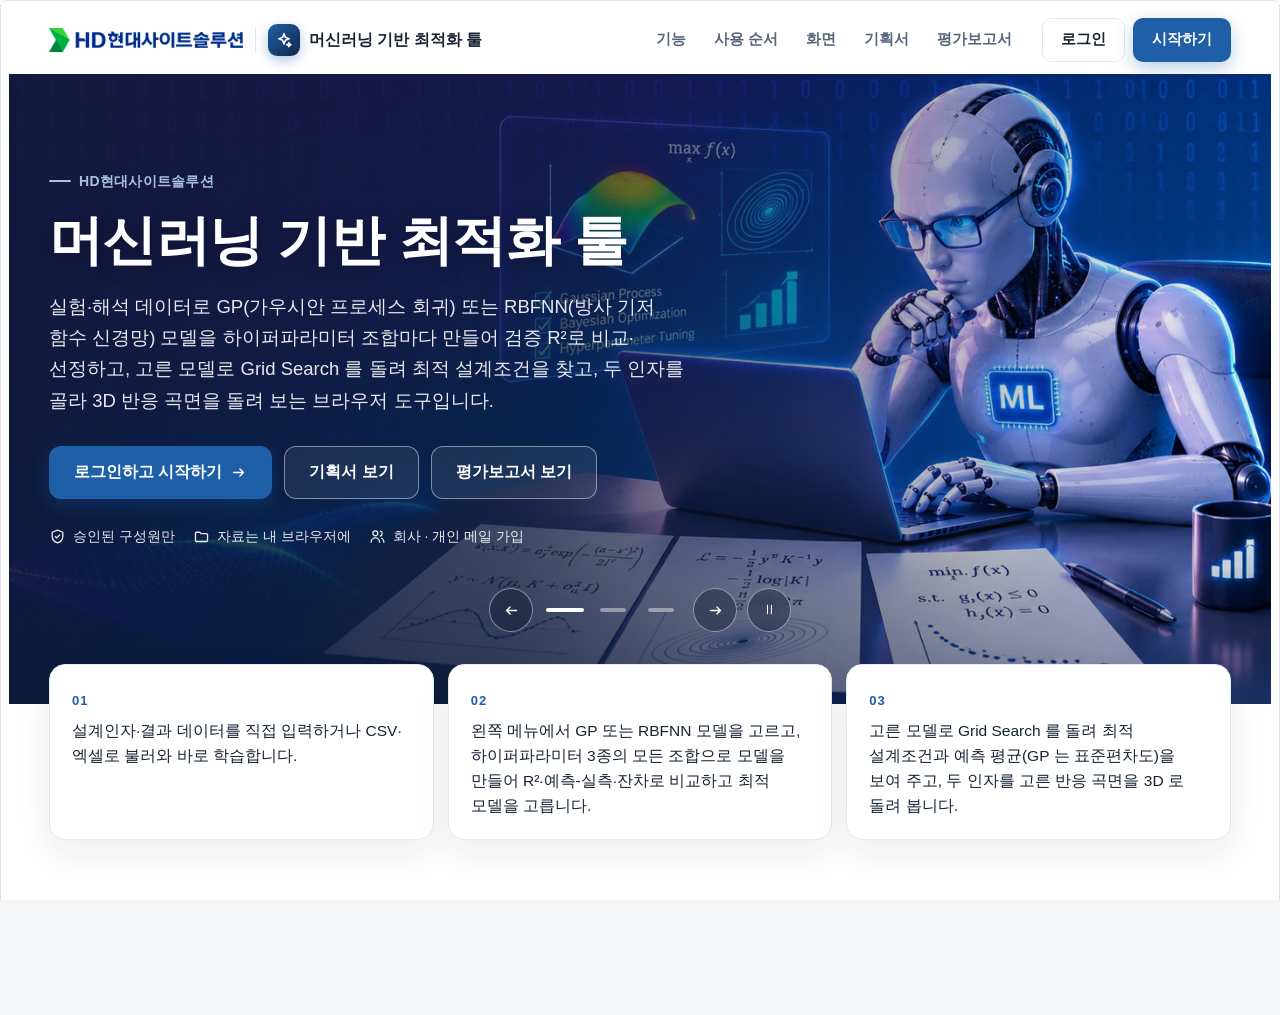
<file: index.html>
<!DOCTYPE html>
<html lang="ko">
<head>
<meta charset="UTF-8">
<meta name="viewport" content="width=device-width, initial-scale=1.0">
<title>머신러닝 기반 최적화 툴 — GP · RBFNN 예측 모델과 최적 설계조건</title>
<!-- seo-kit: 검색 · 공유 미리보기(주소를 옮기면 이 묶음의 주소를 내 주소로) -->
<link rel="canonical" href="https://build-2611-13.jobability.co.kr/">
<meta name="robots" content="index,follow">
<meta property="og:type" content="website">
<meta property="og:site_name" content="HD현대사이트솔루션">
<meta property="og:title" content="HD현대사이트솔루션 · 머신러닝 기반 최적화 툴">
<meta property="og:description" content="실험·해석 데이터로 GP(가우시안 프로세스 회귀) 또는 RBFNN(방사 기저 함수 신경망) 모델을 하이퍼파라미터 조합마다 만들어 검증 R²로 비교·선정하고, 고른 모델로 Grid Search 를 돌려 최적 설계조건을 찾고, 두 인자를 골라 3D 반응 곡면을 돌려 보는 브라우저 도구입니다">
<meta property="og:url" content="https://build-2611-13.jobability.co.kr/">
<meta property="og:image" content="https://build-2611-13.jobability.co.kr/og-image.png?v=2">
<meta property="og:image:secure_url" content="https://build-2611-13.jobability.co.kr/og-image.png?v=2">
<meta property="og:image:type" content="image/png">
<meta property="og:image:width" content="1200">
<meta property="og:image:height" content="630">
<meta property="og:image:alt" content="머신러닝 기반 최적화 툴">
<meta property="og:locale" content="ko_KR">
<meta name="twitter:card" content="summary_large_image">
<meta name="twitter:title" content="HD현대사이트솔루션 · 머신러닝 기반 최적화 툴">
<meta name="twitter:description" content="실험·해석 데이터로 GP(가우시안 프로세스 회귀) 또는 RBFNN(방사 기저 함수 신경망) 모델을 하이퍼파라미터 조합마다 만들어 검증 R²로 비교·선정하고, 고른 모델로 Grid Search 를 돌려 최적 설계조건을 찾고, 두 인자를 골라 3D 반응 곡면을 돌려 보는 브라우저 도구입니다">
<meta name="twitter:image" content="https://build-2611-13.jobability.co.kr/og-image.png?v=2">
<!-- /seo-kit -->
<meta name="description" content="실험·해석 데이터로 GP(가우시안 프로세스 회귀) 또는 RBFNN(방사 기저 함수 신경망) 모델을 하이퍼파라미터 조합마다 만들어 검증 R²로 비교·선정하고, 고른 모델로 Grid Search 를 돌려 최적 설계조건을 찾고, 두 인자를 골라 3D 반응 곡면을 돌려 보는 브라우저 도구입니다.">
<link rel="icon" href="favicon.svg" type="image/svg+xml">
<link rel="stylesheet" href="css/style.css">
<link rel="stylesheet" href="css/app.css">
<!-- auth-kit: 로그인 전에는 도구 화면을 감춘다(js/auth.js 가 판정 뒤 푼다) -->
<script>document.documentElement.classList.add('auth-lock')</script>
<link rel="stylesheet" href="css/auth.css?v=2026-11-13.13">
<link rel="stylesheet" href="css/board.css?v=2026-11-13.13">
<link rel="stylesheet" href="css/kit-build.css?v=2026-11-13.13">
<!-- /auth-kit -->
</head>
<body>

<nav class="topnav" aria-label="주요 메뉴">
  <div class="topnav-inner">
    <a class="topnav-brand" href="index.html">머신러닝 기반 최적화 툴 <small>build-2611-13 · 기획 원광재</small></a>
    <ul class="topnav-links">
      <li><a href="#s-data">데이터</a></li>
      <li><a href="#s-train">학습</a></li>
      <li><a href="#s-models">모델 비교</a></li>
      <li><a href="#s-opt">최적화</a></li>
      <li><a href="#s-surf">반응 곡면</a></li>
      <li><a href="guide.html">사용법</a></li>
      <li><a href="plan.html">기획서</a></li>
    </ul>
  </div>
</nav>

<header class="hero"><div class="wrap">
  <div class="eyebrow">생성형 AI 업무자동화 전문가과정 · 2차수 · 프로젝트 13</div>
  <h1>머신러닝 기반 최적화 툴</h1>
  <p>실험·해석 데이터로 <b>GP(가우시안 프로세스 회귀)</b> 또는 <b>RBFNN(방사 기저 함수 신경망)</b> 모델을 하이퍼파라미터 조합마다 만들어 <b>R²로 비교</b>하고,
     고른 모델로 <b>Grid Search</b> 를 돌려 최적 설계조건을 찾고, 두 인자를 골라 <b>반응 곡면</b>을 돌려 봅니다.</p>
</div></header>

<main><div class="wrap layout">

<aside class="side" aria-label="모델 고르기와 단계">
  <div class="side-box">
    <div class="side-h">모델 종류</div>
    <label class="mchoice"><input type="radio" name="mtype" value="gp" checked><span><b>GP 모델</b><small>가우시안 프로세스 회귀 · 예측 ±σ 제공</small></span></label>
    <label class="mchoice"><input type="radio" name="mtype" value="rbf"><span><b>RBFNN 모델</b><small>방사 기저 함수 신경망 · σ 없음</small></span></label>
    <div id="side-results" class="side-results"></div>
  </div>
  <nav class="side-nav" aria-label="단계">
    <a href="#s-data">1. 데이터</a><a href="#s-train">2. 학습 설정</a><a href="#s-models">3. 모델 비교</a>
    <a href="#s-opt">4. 최적화</a><a href="#s-surf">5. 반응 곡면</a><a href="#s-out">6. 저장</a>
  </nav>
</aside>

<div class="content">

<section id="s-data" class="card">
  <h2 style="margin-top:0">1. 데이터를 넣으세요</h2>
  <p class="sub">행은 Run, 열은 설계인자와 결과값입니다. CSV·엑셀을 불러오거나 아래 표에 직접 적으세요.</p>
  <label class="drop" id="drop">
    <input type="file" id="file" accept=".csv,.xlsx,.xls,.txt">
    <b>CSV·엑셀 파일을 끌어다 놓거나 눌러서 고르세요</b>
    <span>파일은 서버로 올라가지 않습니다 · 계산은 이 브라우저 안에서만 합니다</span>
  </label>
  <div class="btnrow">
    <button class="btn primary" id="btn-sample">예제로 해보기</button>
    <button class="btn" id="btn-template">CSV 양식 내려받기</button>
    <label class="btn" for="model-file">저장한 모델 불러오기</label>
    <input type="file" id="model-file" accept=".json,application/json">
  </div>
  <p class="sub" style="margin-top:10px">예제 데이터는 실제 사내 데이터가 아닙니다 — 알려진 함수에 잡음을 더해 만든 가짜 실험 30 Run 입니다.</p>

  <h3>데이터 표</h3>
  <div class="btnrow tight">
    <button class="btn sm" id="btn-addrow">행 추가</button>
    <button class="btn sm" id="btn-addcol">열 추가</button>
    <button class="btn sm" id="btn-clear">표 비우기</button>
  </div>
  <div class="tablewrap grid-edit" id="grid"></div>
  <div class="roles" id="roles"></div>
  <div id="data-status"></div>
</section>

<section id="s-train" class="card" hidden>
  <h2 style="margin-top:0">2. 학습 설정</h2>
  <div class="form">
    <label>학습 데이터 비율(%) <input type="number" id="ratio" value="80" min="50" max="95" step="5"></label>
    <label>분할 시드 <input type="number" id="seed" value="42" step="1"></label>
    <div class="split-info" id="split-info"></div>
  </div>
  <p class="sub">같은 시드면 같은 Run 이 검증으로 갑니다. 시드를 바꾸면 다른 분할로 다시 확인할 수 있습니다.</p>
  <h3>하이퍼파라미터 탐색 범위 <small class="sub" id="h-model"></small></h3>
  <p class="sub" id="h-how">입력·출력을 표준화(평균 0 · 표준편차 1)한 뒤의 값입니다. 최소와 최대 사이를 로그 간격으로 나눕니다.</p>
  <div class="tablewrap"><table id="hyper-tbl">
    <thead><tr><th>하이퍼파라미터</th><th>뜻</th><th>최소</th><th>최대</th><th>개수</th><th>값</th></tr></thead>
    <tbody></tbody>
  </table></div>
  <div class="btnrow">
    <button class="btn primary" id="btn-train">모델 학습 · 비교</button>
    <span class="count" id="h-count"></span>
  </div>
</section>

<section id="s-models" class="card" hidden>
  <h2 style="margin-top:0">3. 모델 비교 · 평가</h2>
  <div id="chosen"></div>
  <h3>하이퍼파라미터별 검증 R²</h3>
  <p class="sub">값 하나마다 나머지 두 하이퍼파라미터를 어떻게 골랐을 때든 가장 좋았던 검증 R² 입니다. 굵은 점이 고른 모델입니다.</p>
  <div class="charts three" id="hyper-charts"></div>
  <h3>모델 목록 <small class="sub" id="models-how">검증 R² 큰 순 · 같으면 로그 주변우도 큰 순 · 다른 행을 눌러 고를 수 있습니다</small></h3>
  <div class="tablewrap models" id="models"></div>
  <div class="charts two">
    <div><h3>예측값 - 실측값</h3><div id="parity" class="chart"></div></div>
    <div><h3>잔차(실측 - 예측)</h3><div id="resid" class="chart"></div></div>
  </div>
  <h3>설계인자 영향도(파레토)</h3>
  <div class="charts two">
    <div id="pareto" class="chart"></div>
    <div class="note" id="pareto-how"></div>
  </div>
</section>

<section id="s-opt" class="card" hidden>
  <h2 style="margin-top:0">4. 최적 설계조건 탐색(Grid Search)</h2>
  <p class="sub" id="opt-model"></p>
  <div class="tablewrap"><table id="spec">
    <thead><tr><th>설계인자</th><th>데이터 범위</th><th>최소</th><th>최대</th><th>간격</th><th>점 수</th></tr></thead>
    <tbody></tbody>
  </table></div>
  <div class="form">
    <label>목표
      <select id="goal">
        <option value="max">최대화</option>
        <option value="min">최소화</option>
        <option value="target">목표값에 가깝게</option>
      </select></label>
    <label id="f-target" hidden>목표값 <input type="number" id="target-val" step="any"></label>
  </div>
  <div class="btnrow">
    <button class="btn primary" id="btn-opt">최적 조건 찾기</button>
    <span class="count" id="g-count"></span>
  </div>
  <div id="opt-result"></div>
</section>

<section id="s-surf" class="card" hidden>
  <h2 style="margin-top:0">5. 반응 곡면</h2>
  <p class="sub" id="surf-how">설계인자 두 개를 가로(X)·세로(Y)축으로 고르면 결과값 예측을 높이(Z)와 색으로 그립니다. 고르지 않은 인자는 아래 값에 고정해 계산합니다. 그림을 끌면 돌아갑니다.</p>
  <div id="surf-ui">
    <div class="form surf-axes">
      <label>X 축 <select id="sx"></select></label>
      <label>Y 축 <select id="sy"></select></label>
      <label>격자 <select id="sn"><option value="15">15 × 15</option><option value="25" selected>25 × 25</option><option value="40">40 × 40</option></select></label>
    </div>
    <div id="surf-fixed" class="surf-fixed"></div>
    <div class="btnrow tight">
      <button class="btn sm" id="btn-fix-mean">고정값을 데이터 평균으로</button>
      <button class="btn sm" id="btn-fix-opt" disabled>고정값을 1순위 최적 조건으로</button>
      <button class="btn sm" id="btn-view-reset">처음 보기</button>
      <button class="btn sm" id="btn-view-top">위에서 보기</button>
      <button class="btn sm" id="btn-zoom-in" aria-label="확대">확대</button>
      <button class="btn sm" id="btn-zoom-out" aria-label="축소">축소</button>
      <button class="btn sm" id="btn-surf-png">그림 저장(PNG)</button>
    </div>
    <div class="surf-box"><canvas id="surf-canvas" role="img" aria-label="반응 곡면 3차원 그림"></canvas></div>
    <div id="surf-read" class="surf-read">곡면 위에 마우스를 올리면 그 점의 값이 나옵니다.</div>
  </div>
  <div id="surf-one" hidden>
    <p class="sub">설계인자가 하나라 곡면 대신 반응 곡선을 그립니다.</p>
    <div class="charts three" id="curves"></div>
  </div>
</section>

<section id="s-out" class="card" hidden>
  <h2 style="margin-top:0">6. 저장 · 내보내기</h2>
  <p class="sub">모델 파일(JSON)에는 표준화 계수 · 하이퍼파라미터 · 학습 데이터가 들어 있습니다. 다시 불러오면 같은 예측을 냅니다.
    파일 맨 앞 <code>_사용법</code> 칸에 넣을 입력(이름·순서·단위)과 결과를 계산하는 순서, JavaScript·Python 예시 코드를 적어 둡니다.
    학습 데이터가 들어 있으니 사외로 보낼 때 주의하세요.</p>
  <div class="btnrow">
    <button class="btn" id="btn-save">모델 저장(JSON)</button>
    <button class="btn green" id="btn-export">결과 엑셀로 내보내기</button>
  </div>
  <p class="sub" style="margin-top:10px">엑셀 시트: 데이터 · 모델비교 · 검증예측 · 최적조건</p>
</section>

</div>
</div></main>

<footer><div class="wrap">
  생성형 AI 업무자동화 전문가과정 2차수 · 프로젝트 13 · 기획 원광재 ·
  예제 데이터는 실제 사내 데이터가 아닙니다.
</div></footer>

<script src="lib/xlsx.full.min.js"></script>
<script src="js/gpr.js"></script>
<script src="js/app.js"></script>
<!-- auth-kit: 로그인 · 사용 신청 · 승인 · 게시판(키트 정본 data10-00/kit/auth, 적용 build-2611-00/tools/kit) -->
<script src="vendor/supabase.js?v=2026-11-13.13"></script>
<script src="js/auth-config.js?v=2026-11-13.13"></script>
<script src="js/kit-build.js?v=2026-11-13.13"></script>
<script src="js/board.js?v=2026-11-13.13"></script>
<script src="js/auth.js?v=2026-11-13.13"></script>
<!-- /auth-kit -->
</body>
</html>
</file>
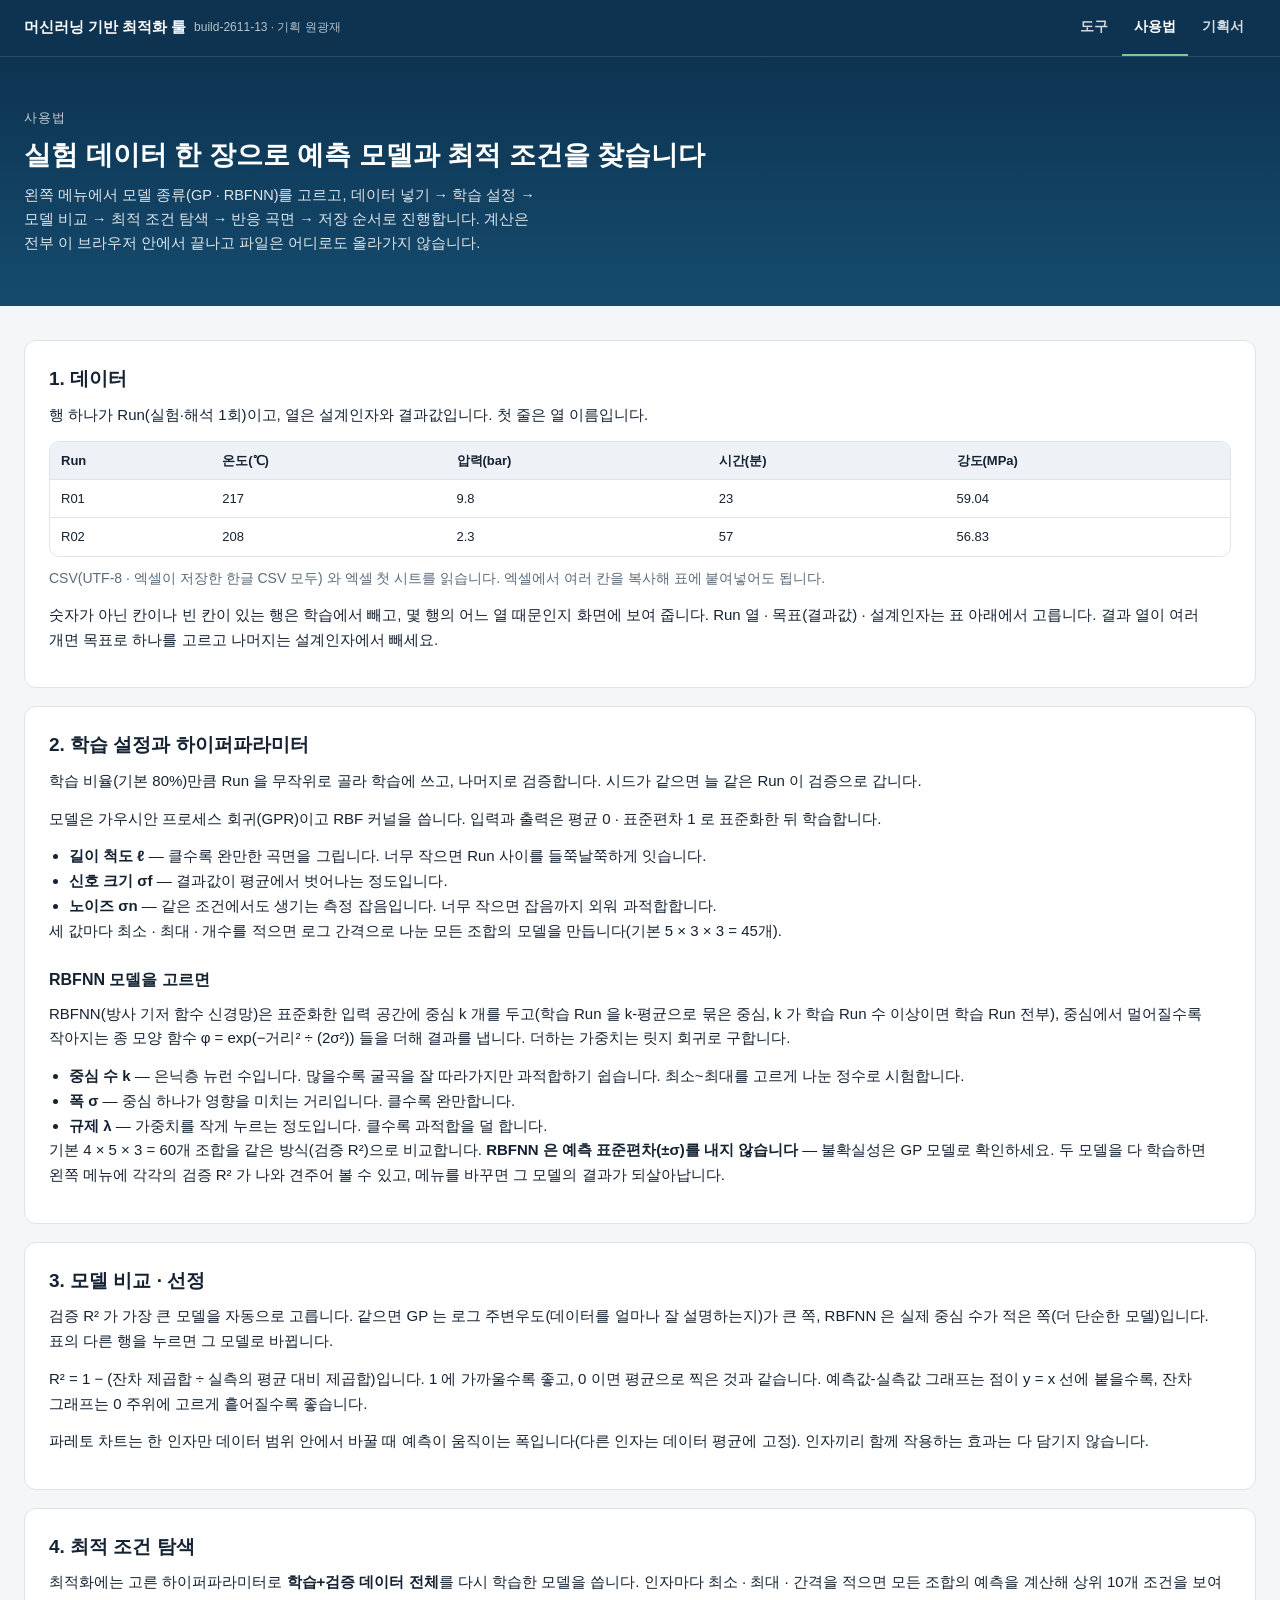
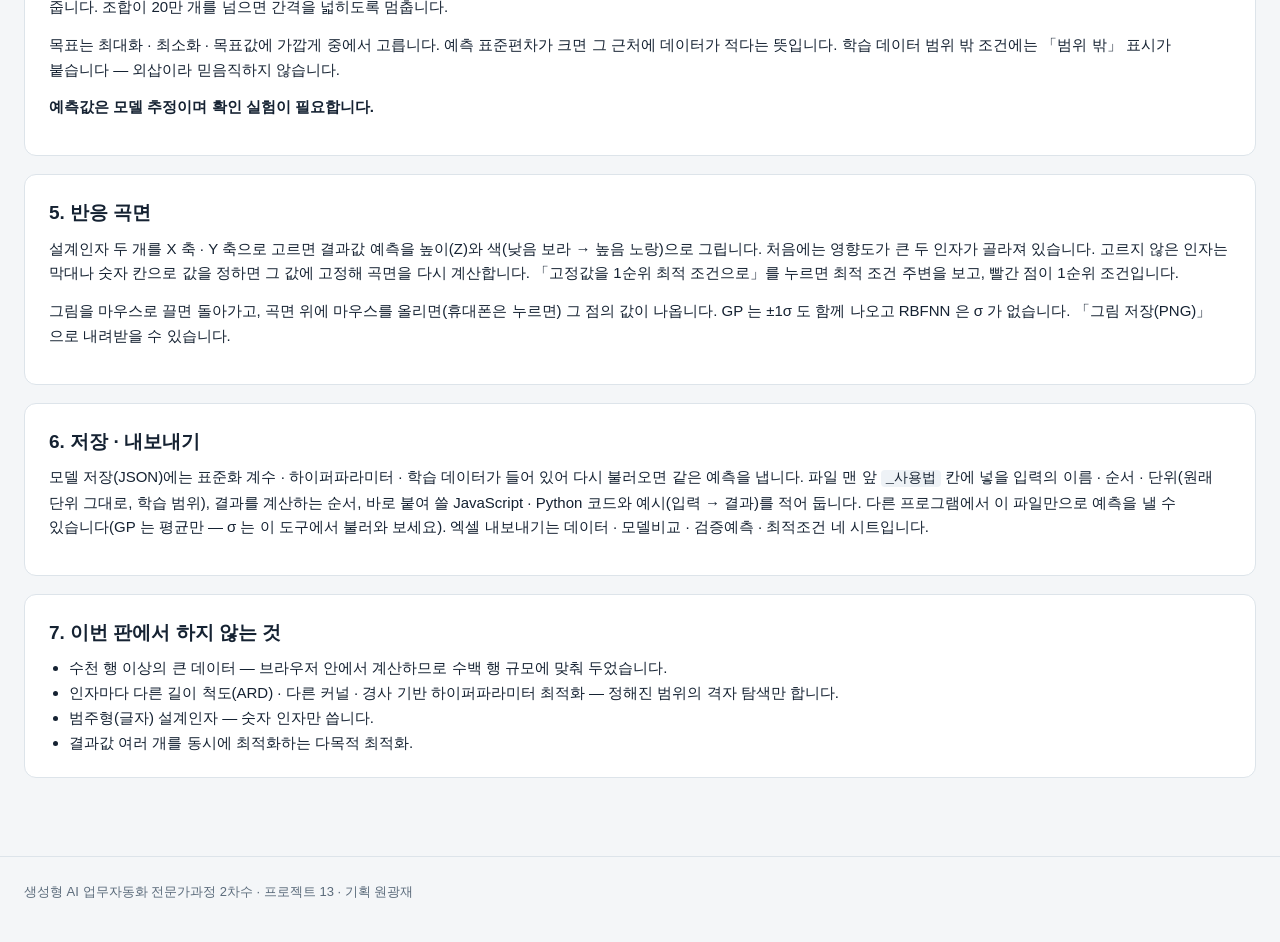
<file: guide.html>
<!DOCTYPE html>
<html lang="ko">
<head>
<meta charset="UTF-8">
<meta name="viewport" content="width=device-width, initial-scale=1.0">
<title>사용법 — 머신러닝 기반 최적화 툴</title>
<!-- seo-kit: 검색 · 공유 미리보기(주소를 옮기면 이 묶음의 주소를 내 주소로) -->
<link rel="canonical" href="https://build-2611-13.jobability.co.kr/guide.html">
<meta name="robots" content="index,follow">
<meta property="og:type" content="website">
<meta property="og:site_name" content="HD현대사이트솔루션">
<meta property="og:title" content="사용법 — 머신러닝 기반 최적화 툴">
<meta property="og:description" content="실험·해석 데이터로 GP(가우시안 프로세스 회귀) 또는 RBFNN(방사 기저 함수 신경망) 모델을 하이퍼파라미터 조합마다 만들어 검증 R²로 비교·선정하고, 고른 모델로 Grid Search 를 돌려 최적 설계조건을 찾고, 두 인자를 골라 3D 반응 곡면을 돌려 보는 브라우저 도구입니다">
<meta property="og:url" content="https://build-2611-13.jobability.co.kr/guide.html">
<meta property="og:image" content="https://build-2611-13.jobability.co.kr/og-image.png?v=2">
<meta property="og:image:secure_url" content="https://build-2611-13.jobability.co.kr/og-image.png?v=2">
<meta property="og:image:type" content="image/png">
<meta property="og:image:width" content="1200">
<meta property="og:image:height" content="630">
<meta property="og:image:alt" content="머신러닝 기반 최적화 툴">
<meta property="og:locale" content="ko_KR">
<meta name="twitter:card" content="summary_large_image">
<meta name="twitter:title" content="사용법 — 머신러닝 기반 최적화 툴">
<meta name="twitter:description" content="실험·해석 데이터로 GP(가우시안 프로세스 회귀) 또는 RBFNN(방사 기저 함수 신경망) 모델을 하이퍼파라미터 조합마다 만들어 검증 R²로 비교·선정하고, 고른 모델로 Grid Search 를 돌려 최적 설계조건을 찾고, 두 인자를 골라 3D 반응 곡면을 돌려 보는 브라우저 도구입니다">
<meta name="twitter:image" content="https://build-2611-13.jobability.co.kr/og-image.png?v=2">
<!-- /seo-kit -->
<link rel="icon" href="favicon.svg" type="image/svg+xml">
<link rel="stylesheet" href="css/style.css">
<link rel="stylesheet" href="css/app.css">
</head>
<body>
<nav class="topnav" aria-label="주요 메뉴">
  <div class="topnav-inner">
    <a class="topnav-brand" href="index.html">머신러닝 기반 최적화 툴 <small>build-2611-13 · 기획 원광재</small></a>
    <ul class="topnav-links">
      <li><a href="index.html">도구</a></li>
      <li><a href="guide.html" class="active" aria-current="page">사용법</a></li>
      <li><a href="plan.html">기획서</a></li>
    </ul>
  </div>
</nav>
<header class="hero"><div class="wrap">
  <div class="eyebrow">사용법</div>
  <h1>실험 데이터 한 장으로 예측 모델과 최적 조건을 찾습니다</h1>
  <p>왼쪽 메뉴에서 모델 종류(GP · RBFNN)를 고르고, 데이터 넣기 → 학습 설정 → 모델 비교 → 최적 조건 탐색 → 반응 곡면 → 저장 순서로 진행합니다.
  계산은 전부 이 브라우저 안에서 끝나고 파일은 어디로도 올라가지 않습니다.</p>
</div></header>
<main><div class="wrap">
<div class="card">
  <h2 style="margin-top:0">1. 데이터</h2>
  <p>행 하나가 Run(실험·해석 1회)이고, 열은 설계인자와 결과값입니다. 첫 줄은 열 이름입니다.</p>
  <div class="tablewrap"><table>
    <thead><tr><th>Run</th><th>온도(℃)</th><th>압력(bar)</th><th>시간(분)</th><th>강도(MPa)</th></tr></thead>
    <tbody><tr><td>R01</td><td>217</td><td>9.8</td><td>23</td><td>59.04</td></tr><tr><td>R02</td><td>208</td><td>2.3</td><td>57</td><td>56.83</td></tr></tbody>
  </table></div>
  <p class="sub" style="margin-top:10px">CSV(UTF-8 · 엑셀이 저장한 한글 CSV 모두) 와 엑셀 첫 시트를 읽습니다. 엑셀에서 여러 칸을 복사해 표에 붙여넣어도 됩니다.</p>
  <p>숫자가 아닌 칸이나 빈 칸이 있는 행은 학습에서 빼고, 몇 행의 어느 열 때문인지 화면에 보여 줍니다.
  Run 열 · 목표(결과값) · 설계인자는 표 아래에서 고릅니다. 결과 열이 여러 개면 목표로 하나를 고르고 나머지는 설계인자에서 빼세요.</p>
</div>
<div class="card">
  <h2 style="margin-top:0">2. 학습 설정과 하이퍼파라미터</h2>
  <p>학습 비율(기본 80%)만큼 Run 을 무작위로 골라 학습에 쓰고, 나머지로 검증합니다. 시드가 같으면 늘 같은 Run 이 검증으로 갑니다.</p>
  <p>모델은 가우시안 프로세스 회귀(GPR)이고 RBF 커널을 씁니다. 입력과 출력은 평균 0 · 표준편차 1 로 표준화한 뒤 학습합니다.</p>
  <ul style="margin-left:20px">
    <li><b>길이 척도 ℓ</b> — 클수록 완만한 곡면을 그립니다. 너무 작으면 Run 사이를 들쭉날쭉하게 잇습니다.</li>
    <li><b>신호 크기 σf</b> — 결과값이 평균에서 벗어나는 정도입니다.</li>
    <li><b>노이즈 σn</b> — 같은 조건에서도 생기는 측정 잡음입니다. 너무 작으면 잡음까지 외워 과적합합니다.</li>
  </ul>
  <p>세 값마다 최소 · 최대 · 개수를 적으면 로그 간격으로 나눈 모든 조합의 모델을 만듭니다(기본 5 × 3 × 3 = 45개).</p>
  <h3>RBFNN 모델을 고르면</h3>
  <p>RBFNN(방사 기저 함수 신경망)은 표준화한 입력 공간에 중심 k 개를 두고(학습 Run 을 k-평균으로 묶은 중심, k 가 학습 Run 수 이상이면 학습 Run 전부),
  중심에서 멀어질수록 작아지는 종 모양 함수 φ = exp(−거리² ÷ (2σ²)) 들을 더해 결과를 냅니다. 더하는 가중치는 릿지 회귀로 구합니다.</p>
  <ul style="margin-left:20px">
    <li><b>중심 수 k</b> — 은닉층 뉴런 수입니다. 많을수록 굴곡을 잘 따라가지만 과적합하기 쉽습니다. 최소~최대를 고르게 나눈 정수로 시험합니다.</li>
    <li><b>폭 σ</b> — 중심 하나가 영향을 미치는 거리입니다. 클수록 완만합니다.</li>
    <li><b>규제 λ</b> — 가중치를 작게 누르는 정도입니다. 클수록 과적합을 덜 합니다.</li>
  </ul>
  <p>기본 4 × 5 × 3 = 60개 조합을 같은 방식(검증 R²)으로 비교합니다. <b>RBFNN 은 예측 표준편차(±σ)를 내지 않습니다</b> — 불확실성은 GP 모델로 확인하세요.
  두 모델을 다 학습하면 왼쪽 메뉴에 각각의 검증 R² 가 나와 견주어 볼 수 있고, 메뉴를 바꾸면 그 모델의 결과가 되살아납니다.</p>
</div>
<div class="card">
  <h2 style="margin-top:0">3. 모델 비교 · 선정</h2>
  <p>검증 R² 가 가장 큰 모델을 자동으로 고릅니다. 같으면 GP 는 로그 주변우도(데이터를 얼마나 잘 설명하는지)가 큰 쪽, RBFNN 은 실제 중심 수가 적은 쪽(더 단순한 모델)입니다.
  표의 다른 행을 누르면 그 모델로 바뀝니다.</p>
  <p>R² = 1 − (잔차 제곱합 ÷ 실측의 평균 대비 제곱합)입니다. 1 에 가까울수록 좋고, 0 이면 평균으로 찍은 것과 같습니다.
  예측값-실측값 그래프는 점이 y = x 선에 붙을수록, 잔차 그래프는 0 주위에 고르게 흩어질수록 좋습니다.</p>
  <p>파레토 차트는 한 인자만 데이터 범위 안에서 바꿀 때 예측이 움직이는 폭입니다(다른 인자는 데이터 평균에 고정). 인자끼리 함께 작용하는 효과는 다 담기지 않습니다.</p>
</div>
<div class="card">
  <h2 style="margin-top:0">4. 최적 조건 탐색</h2>
  <p>최적화에는 고른 하이퍼파라미터로 <b>학습+검증 데이터 전체</b>를 다시 학습한 모델을 씁니다.
  인자마다 최소 · 최대 · 간격을 적으면 모든 조합의 예측을 계산해 상위 10개 조건을 보여 줍니다. 조합이 20만 개를 넘으면 간격을 넓히도록 멈춥니다.</p>
  <p>목표는 최대화 · 최소화 · 목표값에 가깝게 중에서 고릅니다. 예측 표준편차가 크면 그 근처에 데이터가 적다는 뜻입니다.
  학습 데이터 범위 밖 조건에는 「범위 밖」 표시가 붙습니다 — 외삽이라 믿음직하지 않습니다.</p>
  <p><b>예측값은 모델 추정이며 확인 실험이 필요합니다.</b></p>
</div>
<div class="card">
  <h2 style="margin-top:0">5. 반응 곡면</h2>
  <p>설계인자 두 개를 X 축 · Y 축으로 고르면 결과값 예측을 높이(Z)와 색(낮음 보라 → 높음 노랑)으로 그립니다. 처음에는 영향도가 큰 두 인자가 골라져 있습니다.
  고르지 않은 인자는 막대나 숫자 칸으로 값을 정하면 그 값에 고정해 곡면을 다시 계산합니다. 「고정값을 1순위 최적 조건으로」를 누르면 최적 조건 주변을 보고, 빨간 점이 1순위 조건입니다.</p>
  <p>그림을 마우스로 끌면 돌아가고, 곡면 위에 마우스를 올리면(휴대폰은 누르면) 그 점의 값이 나옵니다. GP 는 ±1σ 도 함께 나오고 RBFNN 은 σ 가 없습니다. 「그림 저장(PNG)」으로 내려받을 수 있습니다.</p>
</div>
<div class="card">
  <h2 style="margin-top:0">6. 저장 · 내보내기</h2>
  <p>모델 저장(JSON)에는 표준화 계수 · 하이퍼파라미터 · 학습 데이터가 들어 있어 다시 불러오면 같은 예측을 냅니다.
  파일 맨 앞 <code>_사용법</code> 칸에 넣을 입력의 이름 · 순서 · 단위(원래 단위 그대로, 학습 범위), 결과를 계산하는 순서, 바로 붙여 쓸 JavaScript · Python 코드와 예시(입력 → 결과)를 적어 둡니다.
  다른 프로그램에서 이 파일만으로 예측을 낼 수 있습니다(GP 는 평균만 — σ 는 이 도구에서 불러와 보세요).
  엑셀 내보내기는 데이터 · 모델비교 · 검증예측 · 최적조건 네 시트입니다.</p>
</div>
<div class="card">
  <h2 style="margin-top:0">7. 이번 판에서 하지 않는 것</h2>
  <ul style="margin-left:20px">
    <li>수천 행 이상의 큰 데이터 — 브라우저 안에서 계산하므로 수백 행 규모에 맞춰 두었습니다.</li>
    <li>인자마다 다른 길이 척도(ARD) · 다른 커널 · 경사 기반 하이퍼파라미터 최적화 — 정해진 범위의 격자 탐색만 합니다.</li>
    <li>범주형(글자) 설계인자 — 숫자 인자만 씁니다.</li>
    <li>결과값 여러 개를 동시에 최적화하는 다목적 최적화.</li>
  </ul>
</div>
</div></main>
<footer><div class="wrap">생성형 AI 업무자동화 전문가과정 2차수 · 프로젝트 13 · 기획 원광재</div></footer>
</body>
</html>
</file>
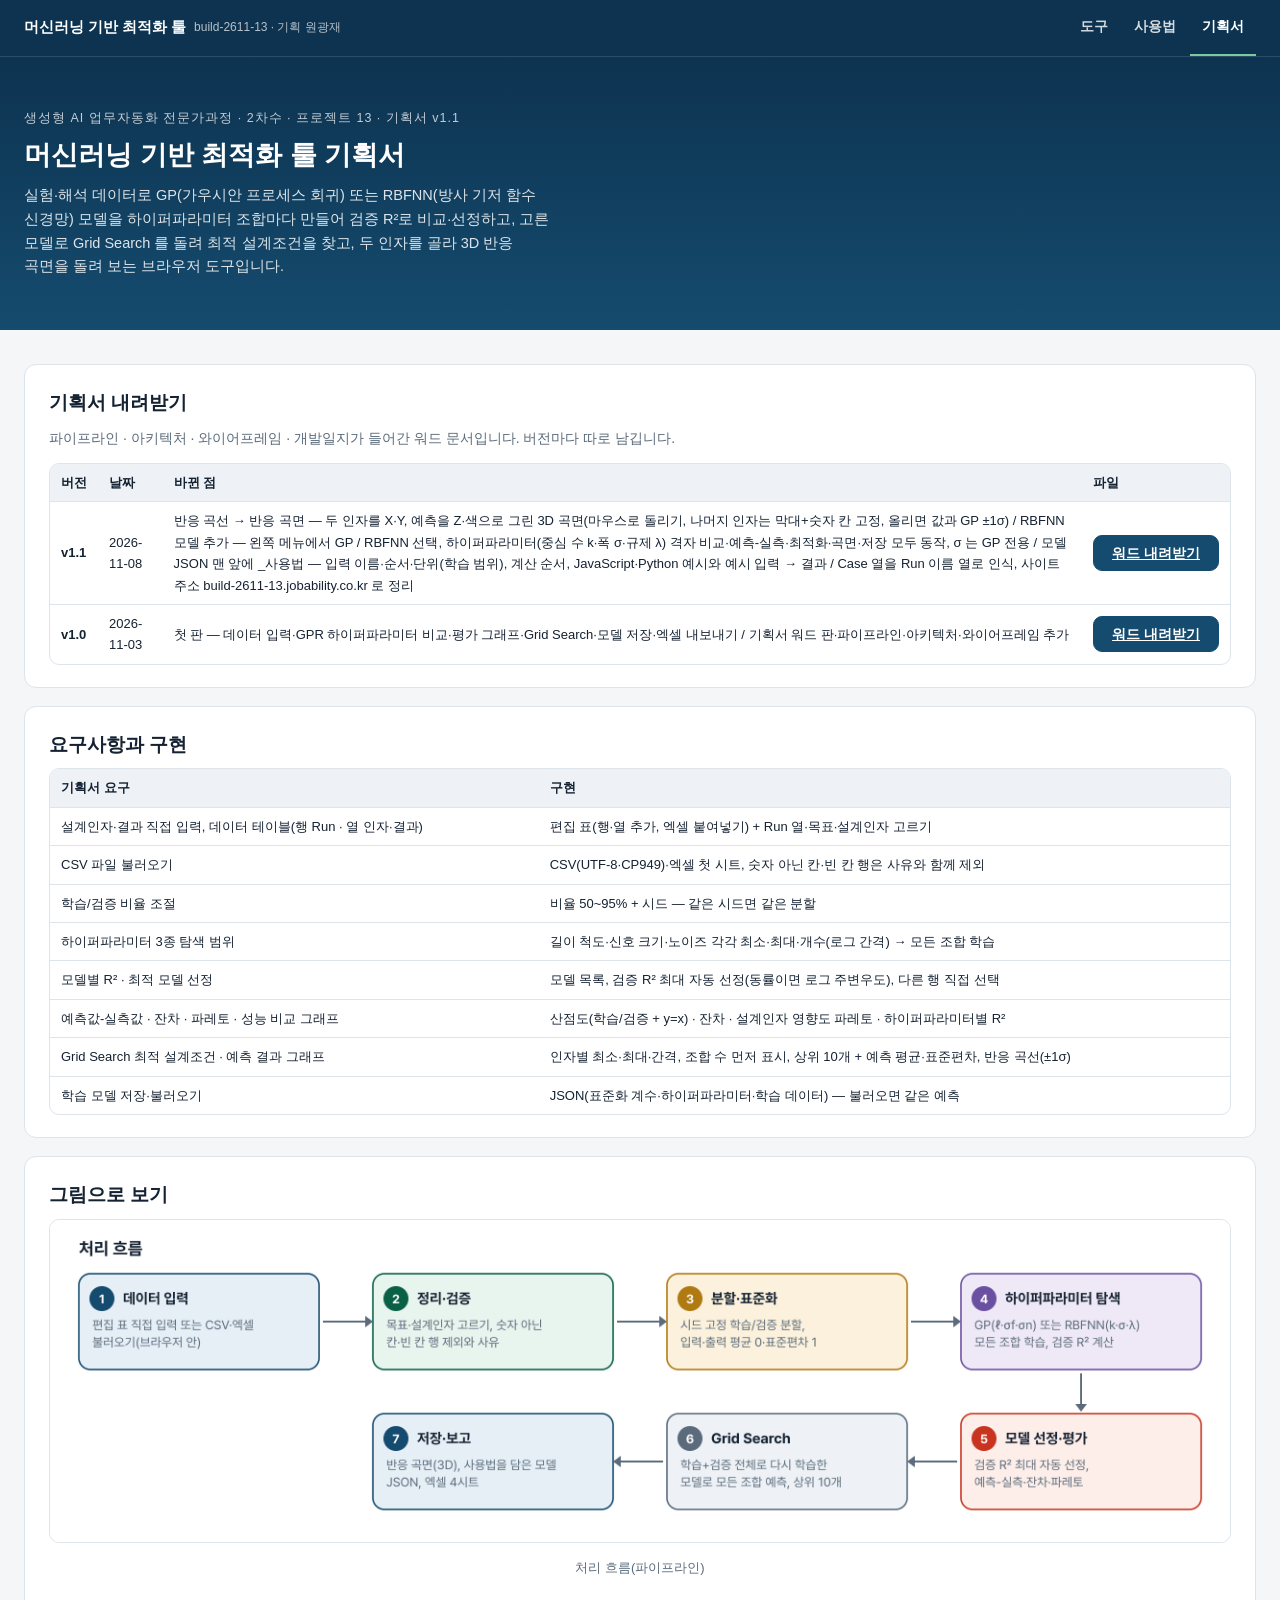
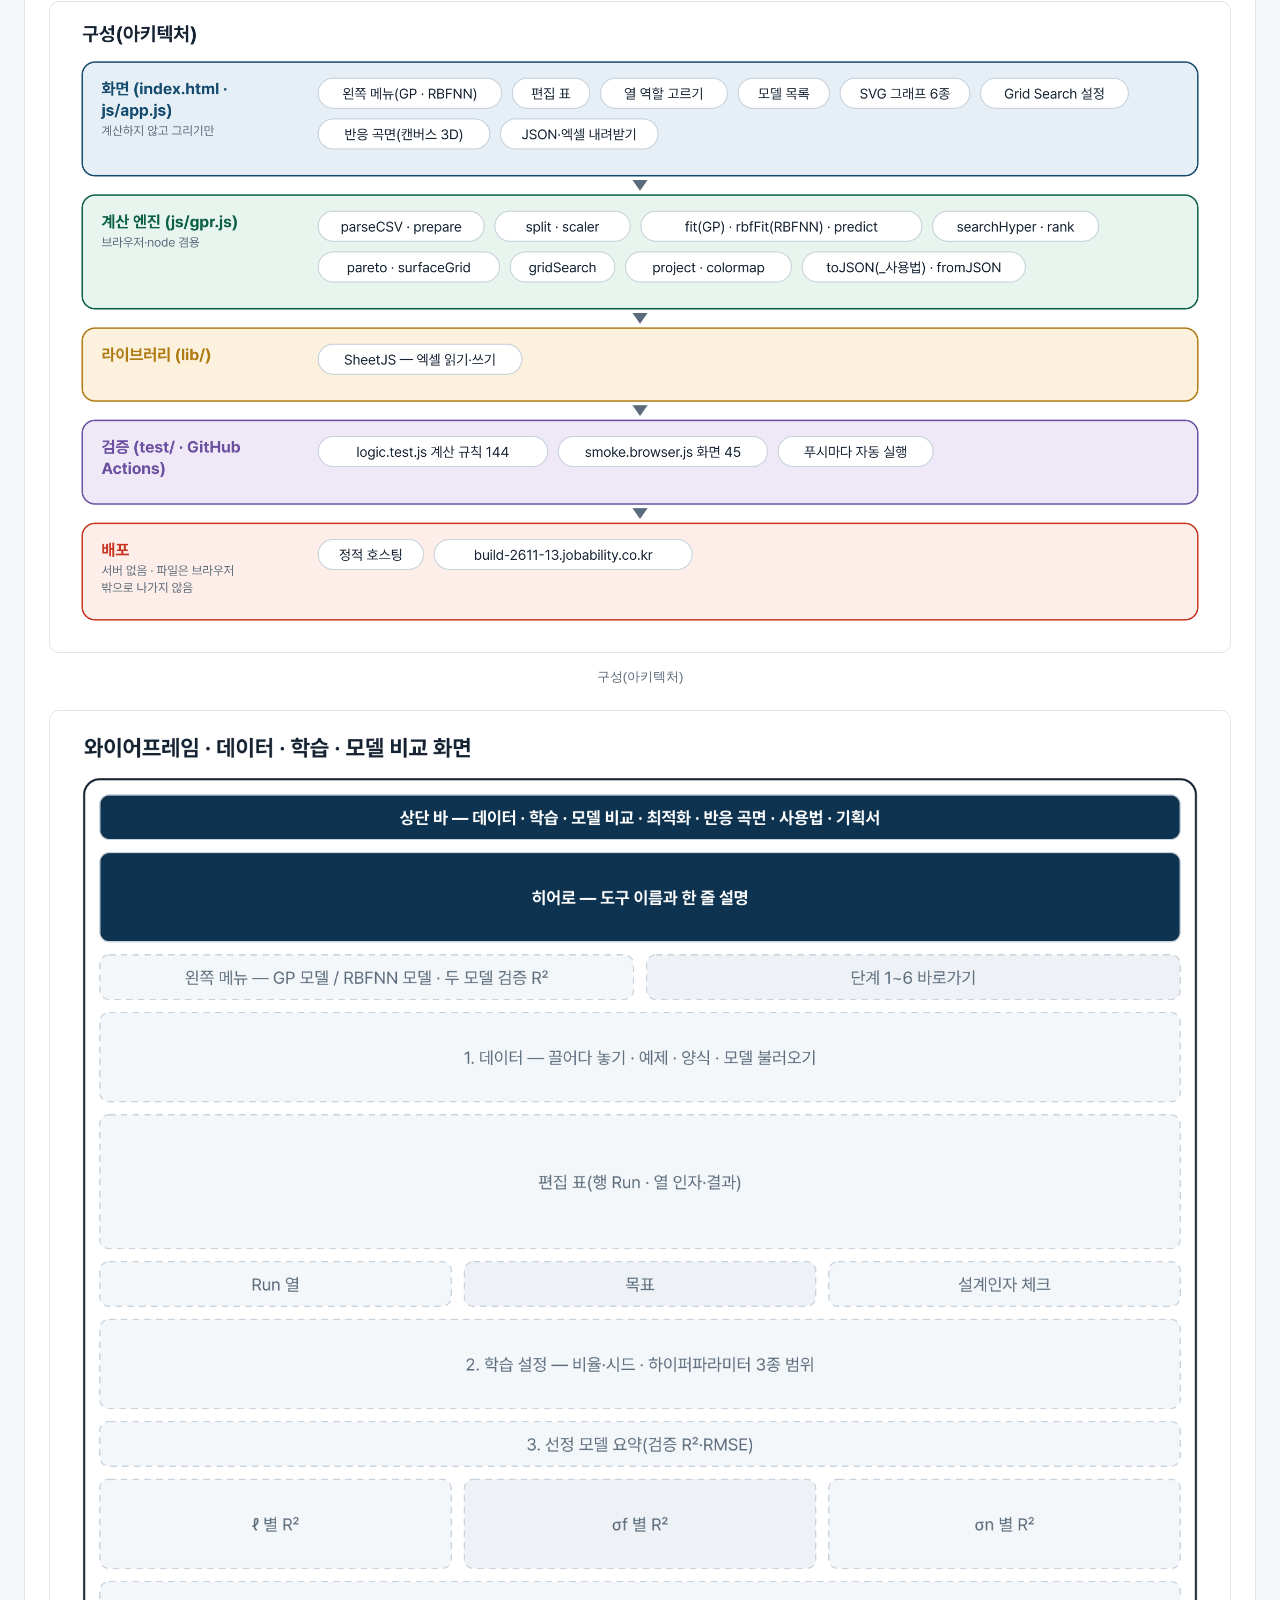
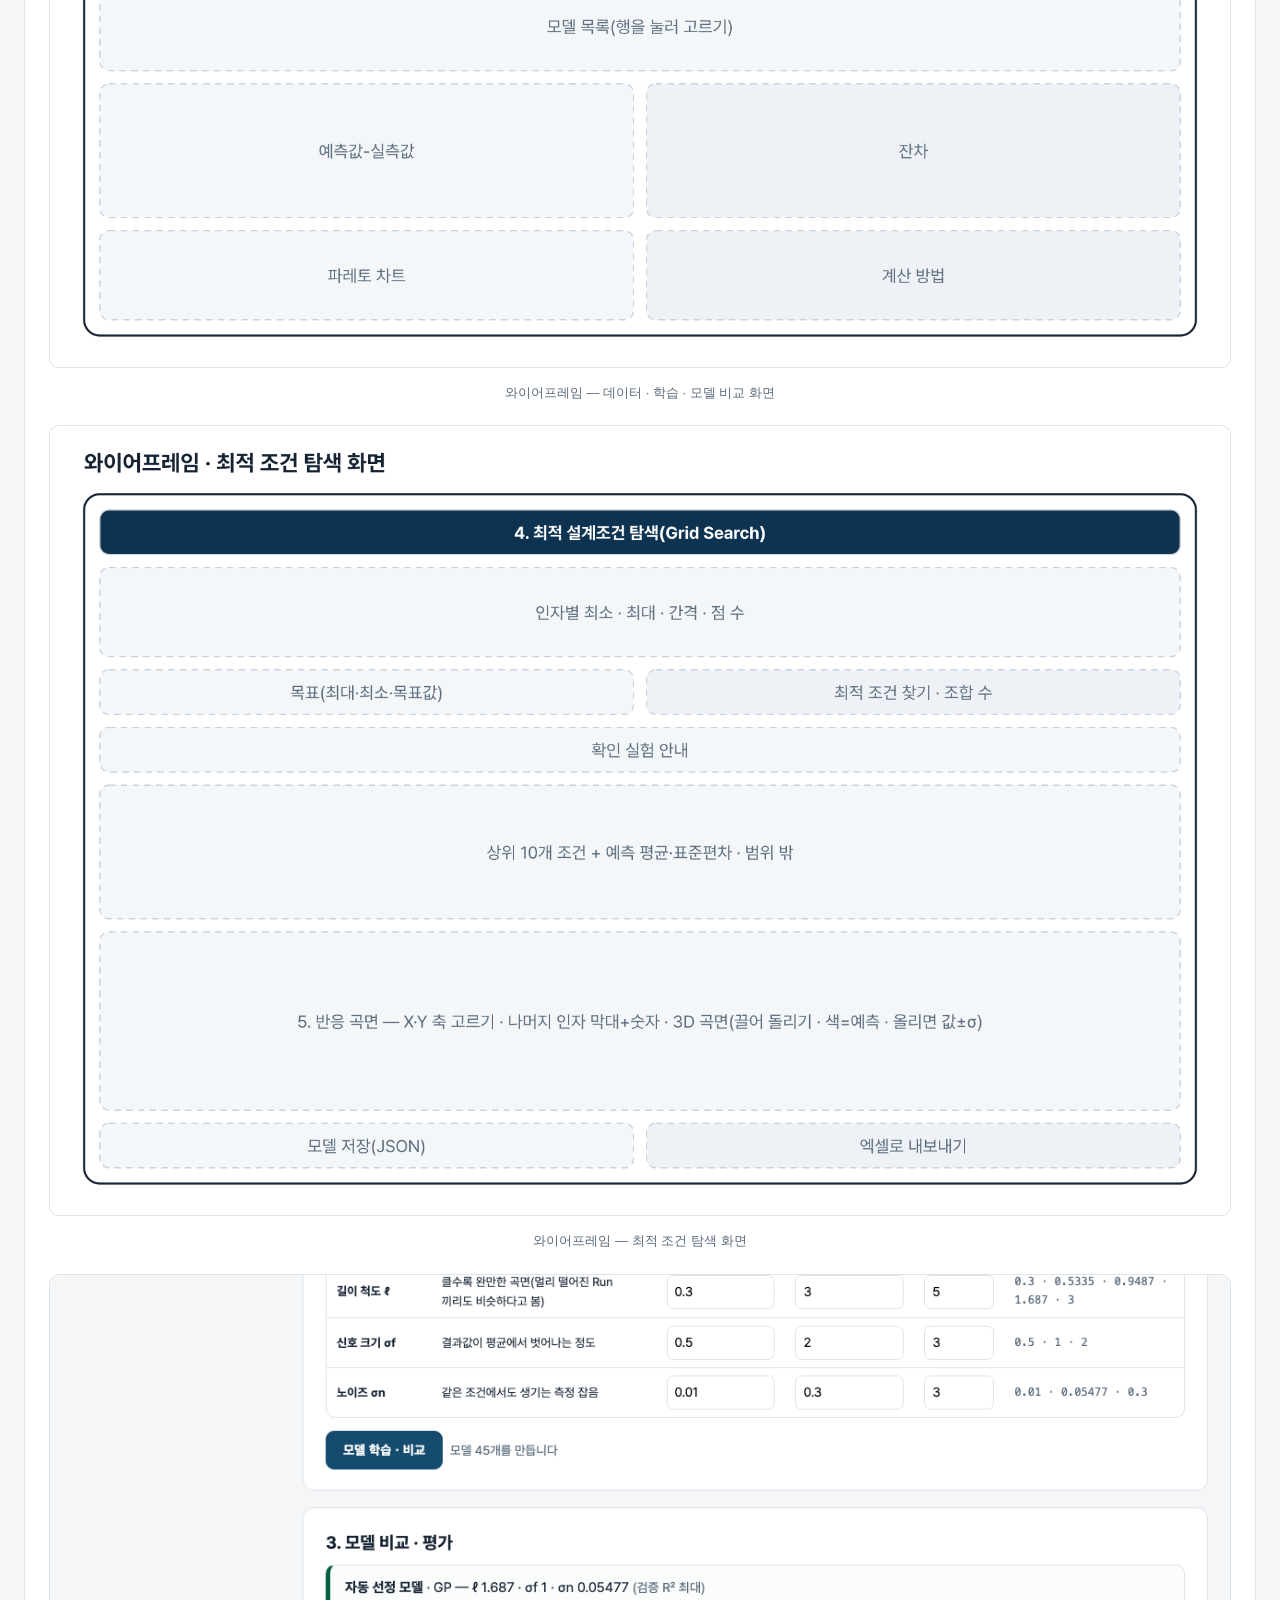
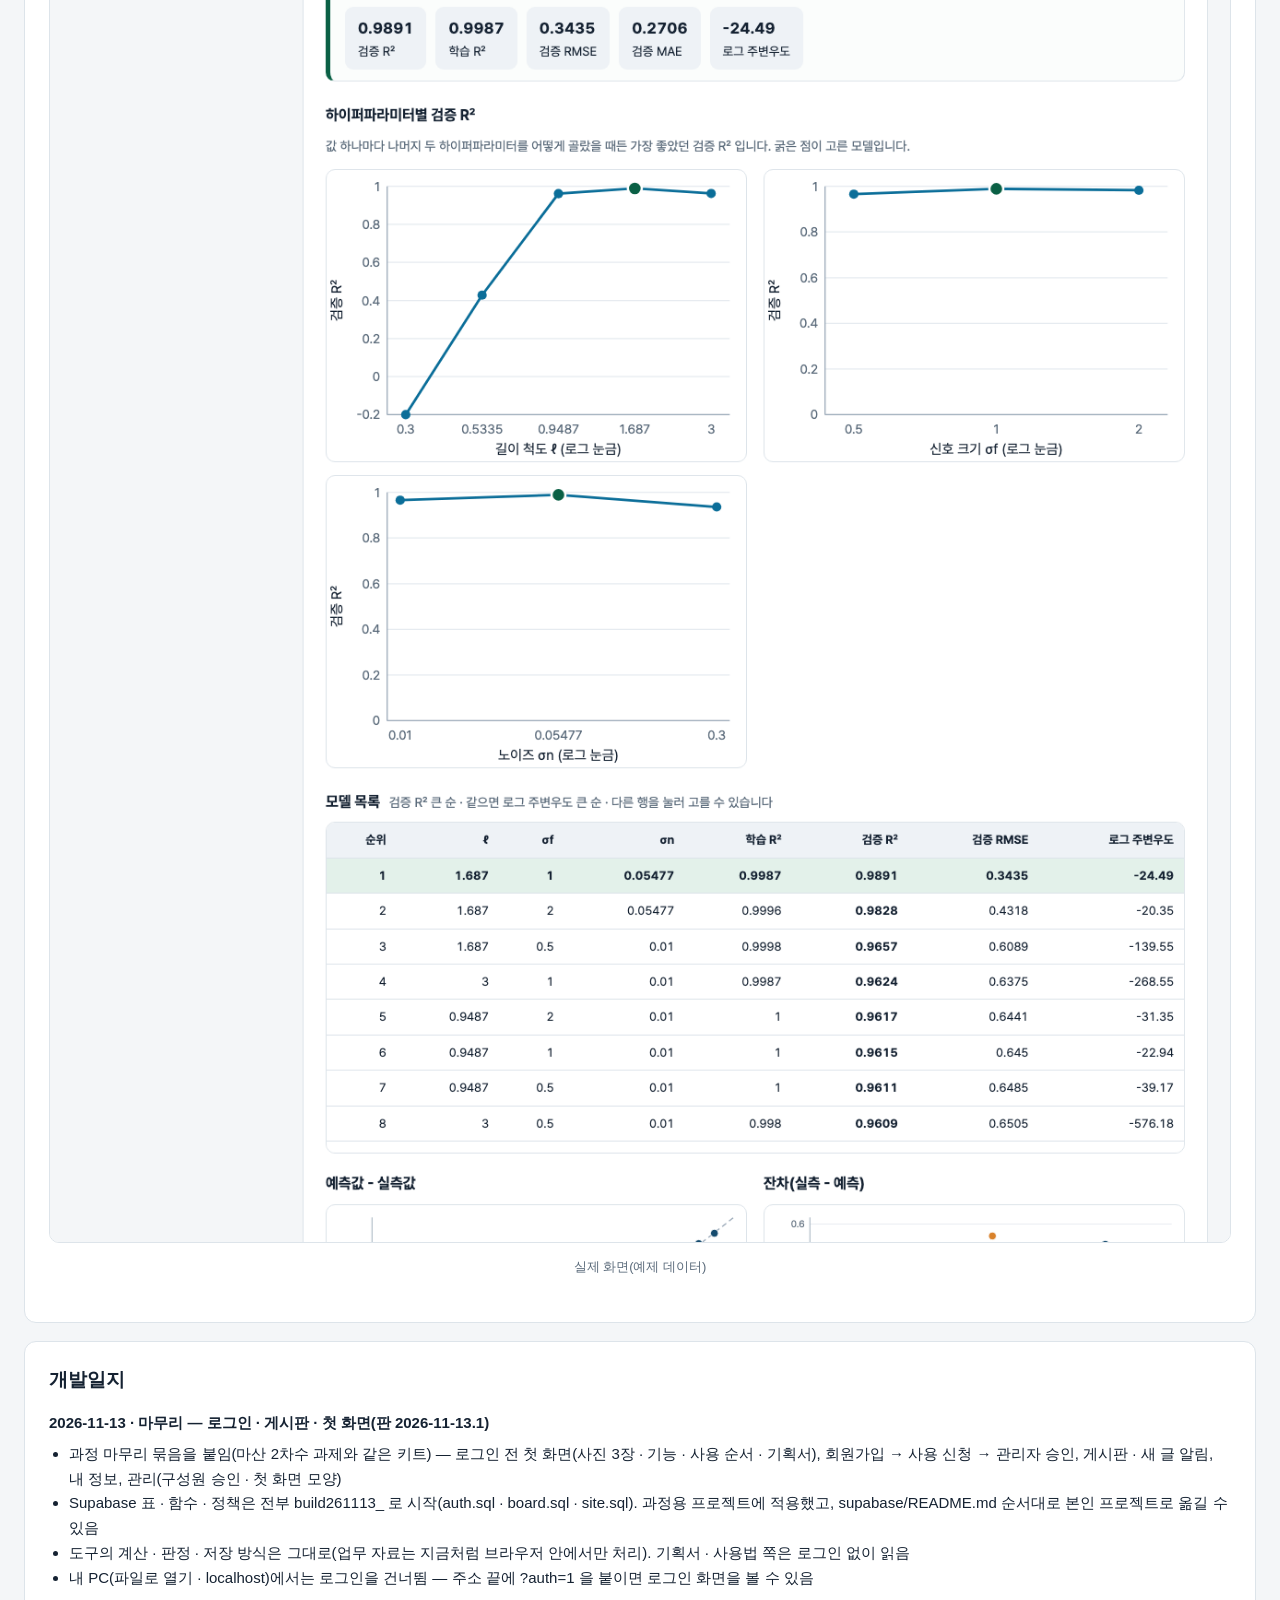
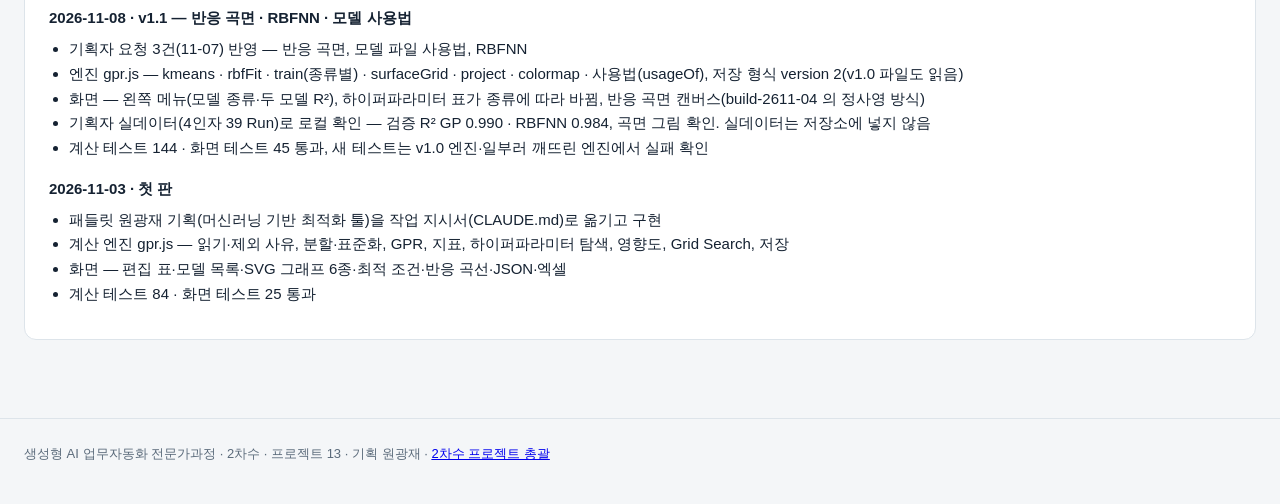
<file: plan.html>
<!DOCTYPE html>
<html lang="ko">
<head>
<meta charset="UTF-8">
<meta name="viewport" content="width=device-width, initial-scale=1.0">
<title>기획서 — 머신러닝 기반 최적화 툴</title>
<!-- seo-kit: 검색 · 공유 미리보기(주소를 옮기면 이 묶음의 주소를 내 주소로) -->
<link rel="canonical" href="https://build-2611-13.jobability.co.kr/plan.html">
<meta name="robots" content="index,follow">
<meta property="og:type" content="website">
<meta property="og:site_name" content="HD현대사이트솔루션">
<meta property="og:title" content="기획서 — 머신러닝 기반 최적화 툴">
<meta property="og:description" content="실험·해석 데이터로 GP(가우시안 프로세스 회귀) 또는 RBFNN(방사 기저 함수 신경망) 모델을 하이퍼파라미터 조합마다 만들어 검증 R²로 비교·선정하고, 고른 모델로 Grid Search 를 돌려 최적 설계조건을 찾고, 두 인자를 골라 3D 반응 곡면을 돌려 보는 브라우저 도구입니다">
<meta property="og:url" content="https://build-2611-13.jobability.co.kr/plan.html">
<meta property="og:image" content="https://build-2611-13.jobability.co.kr/og-image.png?v=2">
<meta property="og:image:secure_url" content="https://build-2611-13.jobability.co.kr/og-image.png?v=2">
<meta property="og:image:type" content="image/png">
<meta property="og:image:width" content="1200">
<meta property="og:image:height" content="630">
<meta property="og:image:alt" content="머신러닝 기반 최적화 툴">
<meta property="og:locale" content="ko_KR">
<meta name="twitter:card" content="summary_large_image">
<meta name="twitter:title" content="기획서 — 머신러닝 기반 최적화 툴">
<meta name="twitter:description" content="실험·해석 데이터로 GP(가우시안 프로세스 회귀) 또는 RBFNN(방사 기저 함수 신경망) 모델을 하이퍼파라미터 조합마다 만들어 검증 R²로 비교·선정하고, 고른 모델로 Grid Search 를 돌려 최적 설계조건을 찾고, 두 인자를 골라 3D 반응 곡면을 돌려 보는 브라우저 도구입니다">
<meta name="twitter:image" content="https://build-2611-13.jobability.co.kr/og-image.png?v=2">
<!-- /seo-kit -->
<link rel="icon" href="favicon.svg" type="image/svg+xml">
<link rel="stylesheet" href="css/style.css">
<style>
.plan-figs figure{margin:0 0 22px;} .plan-figs img{width:100%;height:auto;border:1px solid var(--line);border-radius:10px;background:#fff;}
.plan-figs figcaption{font-size:13px;color:var(--sub);text-align:center;margin-top:6px;}
.plan td{white-space:normal;} .plan td .btn{min-height:36px;white-space:nowrap;}
h3{font-size:15px;margin:16px 0 6px;} main ul{margin:0 0 10px 20px;}
</style>
</head>
<body>
<nav class="topnav" aria-label="주요 메뉴">
  <div class="topnav-inner">
    <a class="topnav-brand" href="index.html">머신러닝 기반 최적화 툴 <small>build-2611-13 · 기획 원광재</small></a>
    <ul class="topnav-links">
      <li><a href="index.html">도구</a></li>
      <li><a href="guide.html">사용법</a></li>
      <li><a href="plan.html" class="active" aria-current="page">기획서</a></li>
    </ul>
  </div>
</nav>
<header class="hero"><div class="wrap">
  <div class="eyebrow">생성형 AI 업무자동화 전문가과정 · 2차수 · 프로젝트 13 · 기획서 v1.1</div>
  <h1>머신러닝 기반 최적화 툴 기획서</h1>
  <p>실험·해석 데이터로 GP(가우시안 프로세스 회귀) 또는 RBFNN(방사 기저 함수 신경망) 모델을 하이퍼파라미터 조합마다 만들어 검증 R²로 비교·선정하고, 고른 모델로 Grid Search 를 돌려 최적 설계조건을 찾고, 두 인자를 골라 3D 반응 곡면을 돌려 보는 브라우저 도구입니다.</p>
</div></header>
<main><div class="wrap">
<div class="card">
  <h2 style="margin-top:0">기획서 내려받기</h2>
  <p class="sub">파이프라인 · 아키텍처 · 와이어프레임 · 개발일지가 들어간 워드 문서입니다. 버전마다 따로 남깁니다.</p>
  <div class="tablewrap plan"><table><thead><tr><th>버전</th><th>날짜</th><th>바뀐 점</th><th>파일</th></tr></thead><tbody><tr><td><b>v1.1</b></td><td>2026-11-08</td><td>반응 곡선 → 반응 곡면 — 두 인자를 X·Y, 예측을 Z·색으로 그린 3D 곡면(마우스로 돌리기, 나머지 인자는 막대+숫자 칸 고정, 올리면 값과 GP ±1σ) / RBFNN 모델 추가 — 왼쪽 메뉴에서 GP / RBFNN 선택, 하이퍼파라미터(중심 수 k·폭 σ·규제 λ) 격자 비교·예측-실측·최적화·곡면·저장 모두 동작, σ 는 GP 전용 / 모델 JSON 맨 앞에 _사용법 — 입력 이름·순서·단위(학습 범위), 계산 순서, JavaScript·Python 예시와 예시 입력 → 결과 / Case 열을 Run 이름 열로 인식, 사이트 주소 build-2611-13.jobability.co.kr 로 정리</td><td><a class="btn primary" href="docs/기획서/build-2611-13_원광재_머신러닝기반최적화툴_기획서_v1.1.docx" download>워드 내려받기</a></td></tr><tr><td><b>v1.0</b></td><td>2026-11-03</td><td>첫 판 — 데이터 입력·GPR 하이퍼파라미터 비교·평가 그래프·Grid Search·모델 저장·엑셀 내보내기 / 기획서 워드 판·파이프라인·아키텍처·와이어프레임 추가</td><td><a class="btn primary" href="docs/기획서/build-2611-13_원광재_머신러닝기반최적화툴_기획서_v1.0.docx" download>워드 내려받기</a></td></tr></tbody></table></div>
</div>
<div class="card plan">
  <h2 style="margin-top:0">요구사항과 구현</h2>
  <div class="tablewrap"><table><thead><tr><th>기획서 요구</th><th>구현</th></tr></thead><tbody><tr><td>설계인자·결과 직접 입력, 데이터 테이블(행 Run · 열 인자·결과)</td><td>편집 표(행·열 추가, 엑셀 붙여넣기) + Run 열·목표·설계인자 고르기</td></tr><tr><td>CSV 파일 불러오기</td><td>CSV(UTF-8·CP949)·엑셀 첫 시트, 숫자 아닌 칸·빈 칸 행은 사유와 함께 제외</td></tr><tr><td>학습/검증 비율 조절</td><td>비율 50~95% + 시드 — 같은 시드면 같은 분할</td></tr><tr><td>하이퍼파라미터 3종 탐색 범위</td><td>길이 척도·신호 크기·노이즈 각각 최소·최대·개수(로그 간격) → 모든 조합 학습</td></tr><tr><td>모델별 R² · 최적 모델 선정</td><td>모델 목록, 검증 R² 최대 자동 선정(동률이면 로그 주변우도), 다른 행 직접 선택</td></tr><tr><td>예측값-실측값 · 잔차 · 파레토 · 성능 비교 그래프</td><td>산점도(학습/검증 + y=x) · 잔차 · 설계인자 영향도 파레토 · 하이퍼파라미터별 R²</td></tr><tr><td>Grid Search 최적 설계조건 · 예측 결과 그래프</td><td>인자별 최소·최대·간격, 조합 수 먼저 표시, 상위 10개 + 예측 평균·표준편차, 반응 곡선(±1σ)</td></tr><tr><td>학습 모델 저장·불러오기</td><td>JSON(표준화 계수·하이퍼파라미터·학습 데이터) — 불러오면 같은 예측</td></tr></tbody></table></div>
</div>
<div class="card plan-figs"><h2 style="margin-top:0">그림으로 보기</h2><figure><img src="docs/img/pipeline.png" alt="처리 흐름(파이프라인)" loading="lazy"><figcaption>처리 흐름(파이프라인)</figcaption></figure><figure><img src="docs/img/architecture.png" alt="구성(아키텍처)" loading="lazy"><figcaption>구성(아키텍처)</figcaption></figure><figure><img src="docs/img/wireframe-1.png" alt="와이어프레임 — 데이터 · 학습 · 모델 비교 화면" loading="lazy"><figcaption>와이어프레임 — 데이터 · 학습 · 모델 비교 화면</figcaption></figure><figure><img src="docs/img/wireframe-2.png" alt="와이어프레임 — 최적 조건 탐색 화면" loading="lazy"><figcaption>와이어프레임 — 최적 조건 탐색 화면</figcaption></figure><figure><img src="docs/img/screen.png" alt="실제 화면(예제 데이터)" loading="lazy"><figcaption>실제 화면(예제 데이터)</figcaption></figure></div>
<div class="card"><h2 style="margin-top:0">개발일지</h2><h3>2026-11-13 · 마무리 — 로그인 · 게시판 · 첫 화면(판 2026-11-13.1)</h3><ul><li>과정 마무리 묶음을 붙임(마산 2차수 과제와 같은 키트) — 로그인 전 첫 화면(사진 3장 · 기능 · 사용 순서 · 기획서), 회원가입 → 사용 신청 → 관리자 승인, 게시판 · 새 글 알림, 내 정보, 관리(구성원 승인 · 첫 화면 모양)</li><li>Supabase 표 · 함수 · 정책은 전부 build261113_ 로 시작(auth.sql · board.sql · site.sql). 과정용 프로젝트에 적용했고, supabase/README.md 순서대로 본인 프로젝트로 옮길 수 있음</li><li>도구의 계산 · 판정 · 저장 방식은 그대로(업무 자료는 지금처럼 브라우저 안에서만 처리). 기획서 · 사용법 쪽은 로그인 없이 읽음</li><li>내 PC(파일로 열기 · localhost)에서는 로그인을 건너뜀 — 주소 끝에 ?auth=1 을 붙이면 로그인 화면을 볼 수 있음</li></ul><h3>2026-11-08 · v1.1 — 반응 곡면 · RBFNN · 모델 사용법</h3><ul><li>기획자 요청 3건(11-07) 반영 — 반응 곡면, 모델 파일 사용법, RBFNN</li><li>엔진 gpr.js — kmeans · rbfFit · train(종류별) · surfaceGrid · project · colormap · 사용법(usageOf), 저장 형식 version 2(v1.0 파일도 읽음)</li><li>화면 — 왼쪽 메뉴(모델 종류·두 모델 R²), 하이퍼파라미터 표가 종류에 따라 바뀜, 반응 곡면 캔버스(build-2611-04 의 정사영 방식)</li><li>기획자 실데이터(4인자 39 Run)로 로컬 확인 — 검증 R² GP 0.990 · RBFNN 0.984, 곡면 그림 확인. 실데이터는 저장소에 넣지 않음</li><li>계산 테스트 144 · 화면 테스트 45 통과, 새 테스트는 v1.0 엔진·일부러 깨뜨린 엔진에서 실패 확인</li></ul><h3>2026-11-03 · 첫 판</h3><ul><li>패들릿 원광재 기획(머신러닝 기반 최적화 툴)을 작업 지시서(CLAUDE.md)로 옮기고 구현</li><li>계산 엔진 gpr.js — 읽기·제외 사유, 분할·표준화, GPR, 지표, 하이퍼파라미터 탐색, 영향도, Grid Search, 저장</li><li>화면 — 편집 표·모델 목록·SVG 그래프 6종·최적 조건·반응 곡선·JSON·엑셀</li><li>계산 테스트 84 · 화면 테스트 25 통과</li></ul></div>
</div></main>
<footer><div class="wrap">생성형 AI 업무자동화 전문가과정 · 2차수 · 프로젝트 13 · 기획 원광재 · <a href="https://build-2611-00.jobability.co.kr/">2차수 프로젝트 총괄</a></div></footer>
</body>
</html>
</file>
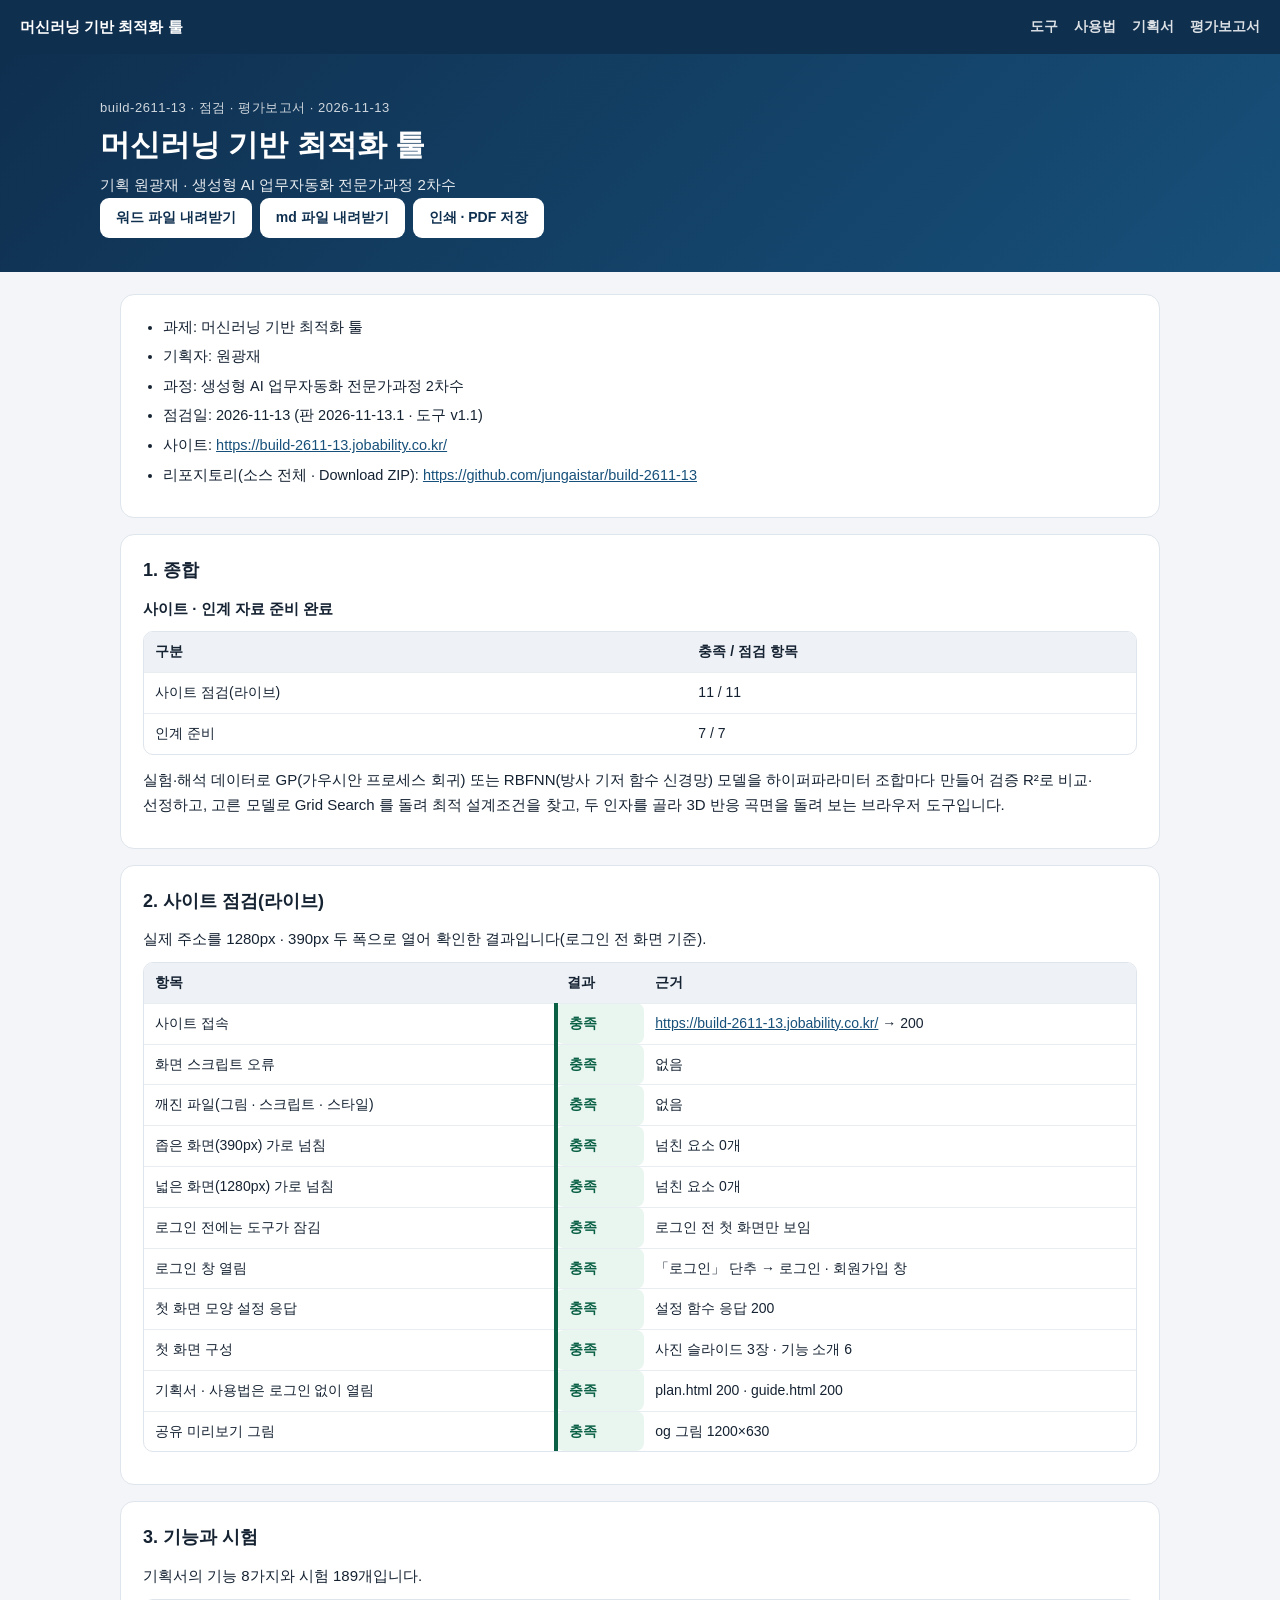
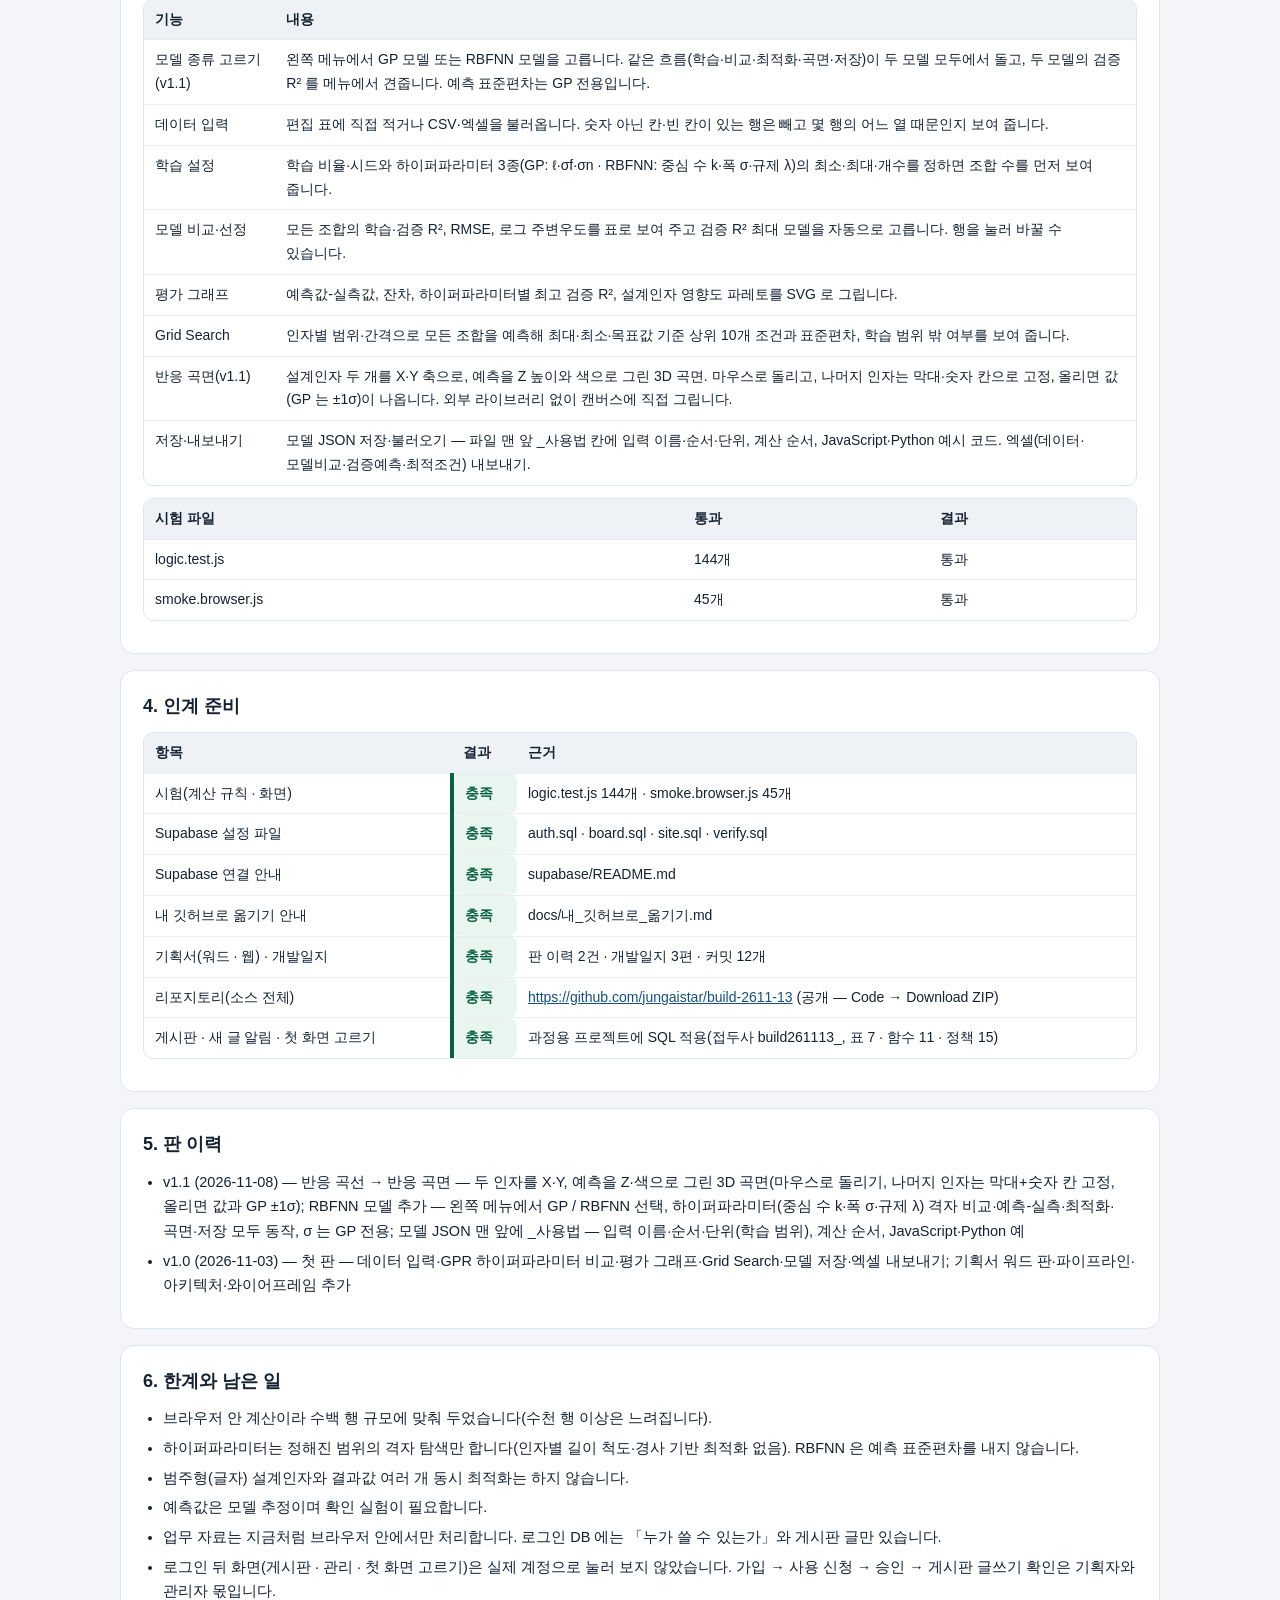
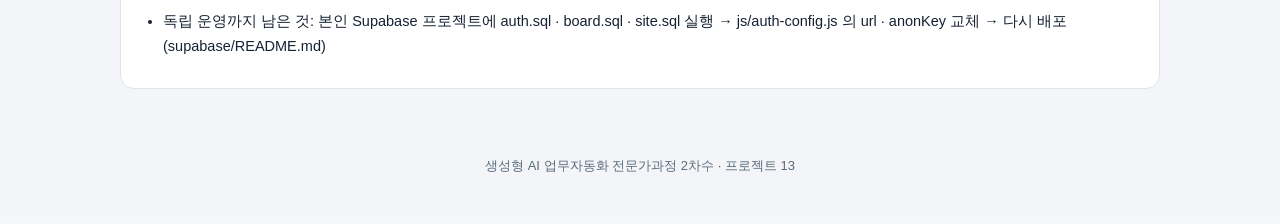
<file: report.html>
<!DOCTYPE html>
<html lang="ko">
<head>
<meta charset="UTF-8">
<meta name="viewport" content="width=device-width, initial-scale=1.0">
<title>평가보고서 — 머신러닝 기반 최적화 툴</title>
<!-- seo-kit: 검색 · 공유 미리보기(주소를 옮기면 이 묶음의 주소를 내 주소로) -->
<link rel="canonical" href="https://build-2611-13.jobability.co.kr/report.html">
<meta name="robots" content="index,follow">
<meta property="og:type" content="website">
<meta property="og:site_name" content="HD현대사이트솔루션">
<meta property="og:title" content="평가보고서 — 머신러닝 기반 최적화 툴">
<meta property="og:description" content="머신러닝 기반 최적화 툴 점검 · 평가보고서(2026-11-13) — 사이트 점검, 기능과 시험, 인계 준비, 판 이력, 한계.">
<meta property="og:url" content="https://build-2611-13.jobability.co.kr/report.html">
<meta property="og:image" content="https://build-2611-13.jobability.co.kr/og-image.png?v=2">
<meta property="og:image:secure_url" content="https://build-2611-13.jobability.co.kr/og-image.png?v=2">
<meta property="og:image:type" content="image/png">
<meta property="og:image:width" content="1200">
<meta property="og:image:height" content="630">
<meta property="og:image:alt" content="머신러닝 기반 최적화 툴">
<meta property="og:locale" content="ko_KR">
<meta name="twitter:card" content="summary_large_image">
<meta name="twitter:title" content="평가보고서 — 머신러닝 기반 최적화 툴">
<meta name="twitter:description" content="머신러닝 기반 최적화 툴 점검 · 평가보고서(2026-11-13) — 사이트 점검, 기능과 시험, 인계 준비, 판 이력, 한계.">
<meta name="twitter:image" content="https://build-2611-13.jobability.co.kr/og-image.png?v=2">
<!-- /seo-kit -->
<meta name="description" content="머신러닝 기반 최적화 툴 점검 · 평가보고서(2026-11-13) — 사이트 점검, 기능과 시험, 인계 준비, 판 이력, 한계.">
<link rel="icon" href="favicon.svg" type="image/svg+xml">
<link rel="stylesheet" href="css/style.css">
<style>
body{margin:0;font-family:Pretendard,-apple-system,"Apple SD Gothic Neo","Malgun Gothic",sans-serif;background:#f3f5f8;color:#152232;line-height:1.7;word-break:keep-all;overflow-wrap:break-word;}
.rp-top{background:#0f2f4f;color:#fff;padding:14px 20px;display:flex;flex-wrap:wrap;gap:8px 18px;align-items:center;justify-content:space-between;}
.rp-top a{color:#fff;text-decoration:none;font-weight:700;font-size:15px;} .rp-top nav{display:flex;flex-direction:row;flex-wrap:wrap;gap:4px 16px;} .rp-top nav a{font-weight:600;font-size:14px;opacity:.85;}
.rp-hero{background:linear-gradient(135deg,#0f2f4f,#17507a);color:#fff;padding:40px 20px 34px;} .rp-hero div,.rp-main{max-width:1080px;margin:0 auto;}
.rp-hero small{opacity:.8;font-size:13px;letter-spacing:.04em;} .rp-hero h1{margin:6px 0 8px;font-size:clamp(22px,3.4vw,30px);line-height:1.3;} .rp-hero p{margin:0;opacity:.9;font-size:15px;}
.rp-main{padding:22px 20px 50px;} .rp-main section.card{background:#fff;border:1px solid #dfe5ec;border-radius:14px;padding:20px 22px;margin:0 0 16px;} .rp-main section.card:empty{display:none;}
.rp-main h2{margin:0 0 10px;font-size:18px;} .rp-main p{margin:0 0 10px;font-size:15px;} .rp-main ul{margin:0 0 10px 20px;padding:0;} .rp-main li{margin-bottom:5px;font-size:14.5px;}
.rp-main .tablewrap{overflow-x:auto;max-height:none;border:1px solid #dfe5ec;border-radius:10px;margin:0 0 12px;} .rp-main table{border-collapse:collapse;width:100%;font-size:14px;}
.rp-main th,.rp-main td{padding:8px 11px;border-bottom:1px solid #e8edf2;text-align:left;vertical-align:top;white-space:normal;} .rp-main th{background:#eef2f6;white-space:nowrap;position:static;}
.rp-main td.st{font-weight:700;white-space:nowrap;} .rp-main td.ok{color:#0a6045;} .rp-main td.no{color:#c8341f;} .rp-main a{color:#17507a;} .rp-main code{background:#eef2f6;border-radius:4px;padding:0 4px;font-size:13px;}
.rp-dl{display:flex;flex-wrap:wrap;gap:8px;margin-top:16px;} .rp-dl a{display:inline-flex;align-items:center;min-height:40px;padding:0 16px;border-radius:9px;background:#fff;color:#0f2f4f;font-weight:700;font-size:14px;text-decoration:none;}
.rp-foot{text-align:center;color:#5b6b7b;font-size:13px;padding:0 20px 34px;}
@media print{.rp-top,.rp-dl{display:none;} body{background:#fff;} .rp-main section.card{border:0;padding:0 0 8px;}}
</style>
</head>
<body>
<div class="rp-top"><a href="index.html">머신러닝 기반 최적화 툴</a><nav aria-label="문서"><a href="index.html">도구</a><a href="guide.html">사용법</a><a href="plan.html">기획서</a><a href="report.html" aria-current="page">평가보고서</a></nav></div>
<header class="rp-hero"><div>
  <small>build-2611-13 · 점검 · 평가보고서 · 2026-11-13</small>
  <h1>머신러닝 기반 최적화 툴</h1>
  <p>기획 원광재 · 생성형 AI 업무자동화 전문가과정 2차수</p>
  <div class="rp-dl"><a href="docs/평가보고서/build-2611-13_평가보고서_2026-11-13.docx" download>워드 파일 내려받기</a><a href="docs/평가보고서/build-2611-13_평가보고서_2026-11-13.md" download>md 파일 내려받기</a><a href="#" onclick="window.print();return false">인쇄 · PDF 저장</a></div>
</div></header>
<main class="rp-main">
<section class="card"><ul>
<li>과제: 머신러닝 기반 최적화 툴</li>
<li>기획자: 원광재</li>
<li>과정: 생성형 AI 업무자동화 전문가과정 2차수</li>
<li>점검일: 2026-11-13 (판 2026-11-13.1 · 도구 v1.1)</li>
<li>사이트: <a href="https://build-2611-13.jobability.co.kr/">https://build-2611-13.jobability.co.kr/</a></li>
<li>리포지토리(소스 전체 · Download ZIP): <a href="https://github.com/jungaistar/build-2611-13">https://github.com/jungaistar/build-2611-13</a></li>
</ul>
</section><section class="card"><h2>1. 종합</h2>
<p><b>사이트 · 인계 자료 준비 완료</b></p>
<div class="tablewrap"><table><thead><tr><th>구분</th><th>충족 / 점검 항목</th></tr></thead><tbody><tr><td>사이트 점검(라이브)</td><td>11 / 11</td></tr><tr><td>인계 준비</td><td>7 / 7</td></tr></tbody></table></div>
<p>실험·해석 데이터로 GP(가우시안 프로세스 회귀) 또는 RBFNN(방사 기저 함수 신경망) 모델을 하이퍼파라미터 조합마다 만들어 검증 R²로 비교·선정하고, 고른 모델로 Grid Search 를 돌려 최적 설계조건을 찾고, 두 인자를 골라 3D 반응 곡면을 돌려 보는 브라우저 도구입니다.</p>
</section><section class="card"><h2>2. 사이트 점검(라이브)</h2>
<p>실제 주소를 1280px · 390px 두 폭으로 열어 확인한 결과입니다(로그인 전 화면 기준).</p>
<div class="tablewrap"><table><thead><tr><th>항목</th><th>결과</th><th>근거</th></tr></thead><tbody><tr><td>사이트 접속</td><td class="st ok">충족</td><td><a href="https://build-2611-13.jobability.co.kr/">https://build-2611-13.jobability.co.kr/</a> → 200</td></tr><tr><td>화면 스크립트 오류</td><td class="st ok">충족</td><td>없음</td></tr><tr><td>깨진 파일(그림 · 스크립트 · 스타일)</td><td class="st ok">충족</td><td>없음</td></tr><tr><td>좁은 화면(390px) 가로 넘침</td><td class="st ok">충족</td><td>넘친 요소 0개</td></tr><tr><td>넓은 화면(1280px) 가로 넘침</td><td class="st ok">충족</td><td>넘친 요소 0개</td></tr><tr><td>로그인 전에는 도구가 잠김</td><td class="st ok">충족</td><td>로그인 전 첫 화면만 보임</td></tr><tr><td>로그인 창 열림</td><td class="st ok">충족</td><td>「로그인」 단추 → 로그인 · 회원가입 창</td></tr><tr><td>첫 화면 모양 설정 응답</td><td class="st ok">충족</td><td>설정 함수 응답 200</td></tr><tr><td>첫 화면 구성</td><td class="st ok">충족</td><td>사진 슬라이드 3장 · 기능 소개 6</td></tr><tr><td>기획서 · 사용법은 로그인 없이 열림</td><td class="st ok">충족</td><td>plan.html 200 · guide.html 200</td></tr><tr><td>공유 미리보기 그림</td><td class="st ok">충족</td><td>og 그림 1200×630</td></tr></tbody></table></div>
</section><section class="card"><h2>3. 기능과 시험</h2>
<p>기획서의 기능 8가지와 시험 189개입니다.</p>
<div class="tablewrap"><table><thead><tr><th>기능</th><th>내용</th></tr></thead><tbody><tr><td>모델 종류 고르기(v1.1)</td><td>왼쪽 메뉴에서 GP 모델 또는 RBFNN 모델을 고릅니다. 같은 흐름(학습·비교·최적화·곡면·저장)이 두 모델 모두에서 돌고, 두 모델의 검증 R² 를 메뉴에서 견줍니다. 예측 표준편차는 GP 전용입니다.</td></tr><tr><td>데이터 입력</td><td>편집 표에 직접 적거나 CSV·엑셀을 불러옵니다. 숫자 아닌 칸·빈 칸이 있는 행은 빼고 몇 행의 어느 열 때문인지 보여 줍니다.</td></tr><tr><td>학습 설정</td><td>학습 비율·시드와 하이퍼파라미터 3종(GP: ℓ·σf·σn · RBFNN: 중심 수 k·폭 σ·규제 λ)의 최소·최대·개수를 정하면 조합 수를 먼저 보여 줍니다.</td></tr><tr><td>모델 비교·선정</td><td>모든 조합의 학습·검증 R², RMSE, 로그 주변우도를 표로 보여 주고 검증 R² 최대 모델을 자동으로 고릅니다. 행을 눌러 바꿀 수 있습니다.</td></tr><tr><td>평가 그래프</td><td>예측값-실측값, 잔차, 하이퍼파라미터별 최고 검증 R², 설계인자 영향도 파레토를 SVG 로 그립니다.</td></tr><tr><td>Grid Search</td><td>인자별 범위·간격으로 모든 조합을 예측해 최대·최소·목표값 기준 상위 10개 조건과 표준편차, 학습 범위 밖 여부를 보여 줍니다.</td></tr><tr><td>반응 곡면(v1.1)</td><td>설계인자 두 개를 X·Y 축으로, 예측을 Z 높이와 색으로 그린 3D 곡면. 마우스로 돌리고, 나머지 인자는 막대·숫자 칸으로 고정, 올리면 값(GP 는 ±1σ)이 나옵니다. 외부 라이브러리 없이 캔버스에 직접 그립니다.</td></tr><tr><td>저장·내보내기</td><td>모델 JSON 저장·불러오기 — 파일 맨 앞 _사용법 칸에 입력 이름·순서·단위, 계산 순서, JavaScript·Python 예시 코드. 엑셀(데이터·모델비교·검증예측·최적조건) 내보내기.</td></tr></tbody></table></div>
<div class="tablewrap"><table><thead><tr><th>시험 파일</th><th>통과</th><th>결과</th></tr></thead><tbody><tr><td>logic.test.js</td><td>144개</td><td>통과</td></tr><tr><td>smoke.browser.js</td><td>45개</td><td>통과</td></tr></tbody></table></div>
</section><section class="card"><h2>4. 인계 준비</h2>
<div class="tablewrap"><table><thead><tr><th>항목</th><th>결과</th><th>근거</th></tr></thead><tbody><tr><td>시험(계산 규칙 · 화면)</td><td class="st ok">충족</td><td>logic.test.js 144개 · smoke.browser.js 45개</td></tr><tr><td>Supabase 설정 파일</td><td class="st ok">충족</td><td>auth.sql · board.sql · site.sql · verify.sql</td></tr><tr><td>Supabase 연결 안내</td><td class="st ok">충족</td><td>supabase/README.md</td></tr><tr><td>내 깃허브로 옮기기 안내</td><td class="st ok">충족</td><td>docs/내_깃허브로_옮기기.md</td></tr><tr><td>기획서(워드 · 웹) · 개발일지</td><td class="st ok">충족</td><td>판 이력 2건 · 개발일지 3편 · 커밋 12개</td></tr><tr><td>리포지토리(소스 전체)</td><td class="st ok">충족</td><td><a href="https://github.com/jungaistar/build-2611-13">https://github.com/jungaistar/build-2611-13</a> (공개 — Code → Download ZIP)</td></tr><tr><td>게시판 · 새 글 알림 · 첫 화면 고르기</td><td class="st ok">충족</td><td>과정용 프로젝트에 SQL 적용(접두사 build261113_, 표 7 · 함수 11 · 정책 15)</td></tr></tbody></table></div>
</section><section class="card"><h2>5. 판 이력</h2>
<ul>
<li>v1.1 (2026-11-08) — 반응 곡선 → 반응 곡면 — 두 인자를 X·Y, 예측을 Z·색으로 그린 3D 곡면(마우스로 돌리기, 나머지 인자는 막대+숫자 칸 고정, 올리면 값과 GP ±1σ); RBFNN 모델 추가 — 왼쪽 메뉴에서 GP / RBFNN 선택, 하이퍼파라미터(중심 수 k·폭 σ·규제 λ) 격자 비교·예측-실측·최적화·곡면·저장 모두 동작, σ 는 GP 전용; 모델 JSON 맨 앞에 _사용법 — 입력 이름·순서·단위(학습 범위), 계산 순서, JavaScript·Python 예</li>
<li>v1.0 (2026-11-03) — 첫 판 — 데이터 입력·GPR 하이퍼파라미터 비교·평가 그래프·Grid Search·모델 저장·엑셀 내보내기; 기획서 워드 판·파이프라인·아키텍처·와이어프레임 추가</li>
</ul>
</section><section class="card"><h2>6. 한계와 남은 일</h2>
<ul>
<li>브라우저 안 계산이라 수백 행 규모에 맞춰 두었습니다(수천 행 이상은 느려집니다).</li>
<li>하이퍼파라미터는 정해진 범위의 격자 탐색만 합니다(인자별 길이 척도·경사 기반 최적화 없음). RBFNN 은 예측 표준편차를 내지 않습니다.</li>
<li>범주형(글자) 설계인자와 결과값 여러 개 동시 최적화는 하지 않습니다.</li>
<li>예측값은 모델 추정이며 확인 실험이 필요합니다.</li>
<li>업무 자료는 지금처럼 브라우저 안에서만 처리합니다. 로그인 DB 에는 「누가 쓸 수 있는가」와 게시판 글만 있습니다.</li>
<li>로그인 뒤 화면(게시판 · 관리 · 첫 화면 고르기)은 실제 계정으로 눌러 보지 않았습니다. 가입 → 사용 신청 → 승인 → 게시판 글쓰기 확인은 기획자와 관리자 몫입니다.</li>
<li>독립 운영까지 남은 것: 본인 Supabase 프로젝트에 auth.sql · board.sql · site.sql 실행 → js/auth-config.js 의 url · anonKey 교체 → 다시 배포(supabase/README.md)</li>
</ul></section>
</main>
<p class="rp-foot">생성형 AI 업무자동화 전문가과정 2차수 · 프로젝트 13</p>
</body>
</html>
</file>
<file: css/style.css>
:root{
  --bg:#f4f6f8; --card:#fff; --ink:#152232; --sub:#5b6b7b; --line:#dde4ea;
  --brand:#154b6e; --brand-deep:#0d3350; --accent:#0b6e99;
  --ok:#0a6045; --warn:#7a4f00; --danger:#c8341f;
  --wrap:1320px; --pad:24px;
}
@media (max-width:640px){ :root{ --pad:16px; } }
*{box-sizing:border-box; margin:0; padding:0;}
html,body{background:var(--bg); color:var(--ink);
  font-family:"Pretendard","Apple SD Gothic Neo","Malgun Gothic",sans-serif;}
body{font-size:15px; line-height:1.65; word-break:keep-all; overflow-wrap:break-word;}

/* 상단 바는 고정 — 표를 아래로 훑는 동안에도 조작부가 보여야 한다.
   sticky 가 아니라 fixed 다: 조상에 overflow 가 걸리면 sticky 는 조용히 죽는다. */
.topnav{position:fixed; top:0; left:0; right:0; z-index:40;
  background:var(--brand-deep); border-bottom:1px solid rgba(255,255,255,.12);}
.topnav-inner{display:flex; align-items:center; justify-content:space-between;
  gap:20px; max-width:var(--wrap); margin:0 auto; padding:0 var(--pad); min-height:56px;}
.topnav-brand{display:flex; align-items:center; min-height:56px; color:#fff;
  font-weight:750; font-size:14.5px; text-decoration:none; white-space:nowrap;}
.topnav-brand small{font-weight:400; opacity:.7; font-size:12px; margin-left:8px;}
.topnav-links{display:flex; align-items:center; gap:2px; list-style:none; margin:0; padding:0;
  overflow-x:auto; scrollbar-width:none;}
.topnav-links::-webkit-scrollbar{display:none;}
.topnav-links a{display:flex; align-items:center; min-height:56px; padding:0 12px;
  color:rgba(255,255,255,.82); text-decoration:none; font-size:13.5px; font-weight:600;
  white-space:nowrap; border-bottom:2px solid transparent;}
.topnav-links a:hover{color:#fff;}
.topnav-links a.active{color:#fff; border-bottom-color:#7ec8a0;}
@media (max-width:860px){
  .topnav-inner{gap:10px; padding:0 14px; min-height:52px;}
  .topnav-brand{min-height:52px; font-size:13.5px;} .topnav-brand small{display:none;}
  .topnav-links a{min-height:52px; padding:0 9px; font-size:13px;}
}

.hero{background:linear-gradient(180deg,var(--brand-deep),var(--brand)); color:#fff;
  padding:52px 0 38px; margin-top:56px;}
@media (max-width:860px){ .hero{margin-top:52px; padding:38px 0 28px;} }
.hero .eyebrow{font-size:12.5px; letter-spacing:.08em; opacity:.75; margin-bottom:9px;}
.hero h1{font-size:27px; line-height:1.3; font-weight:750; margin-bottom:11px;}
.hero p{max-width:66ch; color:rgba(255,255,255,.86); font-size:14.5px;}
main{padding:34px 0 60px;}
.wrap{max-width:var(--wrap); margin:0 auto; padding:0 var(--pad);}

h2{font-size:19px; font-weight:700; margin:32px 0 8px;}
main > .wrap > :first-child{margin-top:0;}
p{margin:0 0 13px;} .sub{color:var(--sub); font-size:14px;}
code{font-family:ui-monospace,SFMono-Regular,Menlo,monospace; font-size:.92em;
  background:#eef2f6; border-radius:4px; padding:1px 5px;}

.card{background:var(--card); border:1px solid var(--line); border-radius:12px;
  padding:22px 24px; margin-bottom:18px;}
.drop{display:block; border:2px dashed #93a7bd; border-radius:12px; background:#fbfdff;
  padding:30px 20px; text-align:center; cursor:pointer; transition:border-color .15s,background .15s;}
.drop:hover,.drop.over{border-color:var(--accent); background:#f0f8fc;}
.drop b{display:block; font-size:15.5px; margin-bottom:5px;}
.drop span{color:var(--sub); font-size:13.5px;}
input[type=file]{display:none;}

.btn{display:inline-flex; align-items:center; justify-content:center; gap:6px;
  min-height:42px; padding:0 18px; border-radius:9px; border:1px solid var(--line);
  background:#fff; color:var(--ink); font-size:14px; font-weight:650; cursor:pointer;}
.btn:hover{border-color:#9fb2c4;}
.btn.primary{background:var(--brand); border-color:var(--brand); color:#fff;}
.btn.primary:hover{background:var(--brand-deep);}
.btn.green{background:var(--ok); border-color:var(--ok); color:#fff;}
.btn:disabled{opacity:.45; cursor:not-allowed;}
.btnrow{display:flex; flex-wrap:wrap; gap:8px; margin-top:14px;}

.note{border-left:4px solid var(--accent); background:#eef6fa; color:#0b3a4f;
  padding:13px 15px; border-radius:8px; font-size:14px; margin:14px 0;}
.warn{border-left:4px solid var(--danger); background:#fdeae7; color:#7a1a0c;
  padding:13px 15px; border-radius:8px; font-size:14px; margin:14px 0;}
.ok{border-left:4px solid var(--ok); background:#e9f6f0; color:#08422a;
  padding:13px 15px; border-radius:8px; font-size:14px; margin:14px 0;}

.tablewrap{overflow-x:auto; border:1px solid var(--line); border-radius:10px; background:#fff; max-height:70vh;}
table{border-collapse:collapse; width:100%; font-size:13px;}
th,td{border-bottom:1px solid var(--line); padding:8px 11px; text-align:left; white-space:nowrap;}
th{background:#eef2f6; font-weight:700; position:sticky; top:0; z-index:1;}
tr:last-child td{border-bottom:0;}
td.num{text-align:right; font-variant-numeric:tabular-nums;}
td.mono{font-family:ui-monospace,SFMono-Regular,Menlo,monospace;}
tr.flag td{background:#fdf3f1;}
/* 계산으로 채운 값은 문서에 적혀 있던 값과 **신뢰도가 다르다.**
   같은 모양으로 두면 사람이 구분하지 못한 채 그대로 믿게 된다. */
td .calc{display:inline-block; margin-left:5px; font-size:10.5px; font-weight:700;
  color:#0b3a4f; background:#dceaf3; border-radius:4px; padding:1px 5px; vertical-align:middle;}
.rev{color:var(--danger); font-weight:650; white-space:normal; min-width:240px;}

.filelist{margin:13px 0 0; padding:0; list-style:none; font-size:13.5px;}
.filelist li{padding:6px 0; border-bottom:1px solid var(--line); color:var(--sub);
  display:flex; justify-content:space-between; gap:10px;}
.filelist li:last-child{border-bottom:0;}
.stats{display:flex; flex-wrap:wrap; gap:10px; margin:14px 0 0;}
.stat{background:#eef2f6; border-radius:9px; padding:9px 14px; font-size:13.5px;}
.stat b{font-size:17px; display:block; font-variant-numeric:tabular-nums;}
footer{border-top:1px solid var(--line); padding:24px 0 40px; color:var(--sub); font-size:13px;}
</file>
<file: css/app.css>
/* 이 앱 전용 — 공통 style.css 뒤에 읽는다 */
[hidden]{display:none !important;}
h3{font-size:16px; font-weight:700; margin:24px 0 8px;}
h3 small{font-weight:400; font-size:12.5px; margin-left:6px;}
.btn.sm{min-height:34px; padding:0 12px; font-size:13px;}
.btnrow.tight{margin-top:0; margin-bottom:8px;}
.count{align-self:center; font-size:13.5px; color:var(--sub);}
.count .bad,.bad{color:var(--danger); font-weight:650;}

/* 직접 입력 표 */
.grid-edit{max-height:420px;}
.grid-edit td,.grid-edit th{padding:0; border-right:1px solid var(--line);}
.grid-edit input{font:inherit; font-size:13px; width:100%; min-width:84px; border:0; padding:7px 8px; background:transparent; font-variant-numeric:tabular-nums;}
.grid-edit input:focus{outline:2px solid var(--accent); outline-offset:-2px; background:#f6fbfe;}
.grid-edit th input{font-weight:700;}
.grid-edit .rn{color:var(--sub); font-size:11.5px; text-align:center; padding:0 6px; min-width:34px; background:#f7f9fb;}
.grid-edit:empty{display:none;}

.roles{display:flex; flex-wrap:wrap; gap:12px 18px; align-items:flex-end; margin:14px 0 4px; font-size:13.5px;}
.roles label{display:flex; flex-direction:column; gap:4px; color:var(--sub);}
.roles select,.form input,.form select,.hp,.sp{font:inherit; font-size:14px; padding:6px 8px; border:1px solid var(--line); border-radius:7px; background:#fff;}
.roles fieldset{border:1px solid var(--line); border-radius:9px; padding:6px 12px 8px; display:flex; flex-wrap:wrap; gap:4px 14px;}
.roles legend{font-size:12.5px; color:var(--sub); padding:0 4px;}
.roles label.chk{flex-direction:row; align-items:center; gap:6px; color:var(--ink);}

.form{display:grid; grid-template-columns:repeat(auto-fill,minmax(min(190px,100%),1fr)); gap:10px 14px; align-items:end; margin:12px 0;}
.form label{display:flex; flex-direction:column; gap:4px; font-size:13px; color:var(--sub);}
.split-info{font-size:13.5px; grid-column:span 2;}
@media (max-width:640px){ .split-info{grid-column:1/-1;} }
.hp,.sp{width:100%; min-width:76px;}
td.wrap{white-space:normal; min-width:180px;}
td.vals{white-space:normal; font-size:12px; color:var(--sub); min-width:140px;}

/* 모델 선정 */
.pick{border:1px solid var(--line); border-left:5px solid var(--ok); border-radius:10px; padding:12px 16px; background:#fbfdfc;}
.pick .stats{margin-top:8px;}
.x{border:0; background:none; color:var(--accent); cursor:pointer; font-size:13px; text-decoration:underline; font:inherit;}
.models{max-height:360px;}
tr.pickrow{cursor:pointer;}
tr.pickrow:hover td{background:#f2f7fb;}
tr.pickrow.sel td{background:#e3f1ea; font-weight:650;}
tr.pickrow:focus{outline:2px solid var(--accent); outline-offset:-2px;}

/* 그래프 */
.charts{display:grid; gap:14px 18px; margin-top:6px;}
.charts.two{grid-template-columns:repeat(auto-fit,minmax(min(380px,100%),1fr));}
.charts.three{grid-template-columns:repeat(auto-fit,minmax(min(300px,100%),1fr));}
.charts > div{min-width:0;}
.charts h3{margin-top:14px;}
.charts svg,.chart svg{width:100%; height:auto; display:block; background:#fff; border:1px solid var(--line); border-radius:10px;}
.legend{display:flex; flex-wrap:wrap; gap:6px 14px; align-items:center; font-size:12.5px; color:var(--sub); margin-top:6px;}
svg .grid{stroke:#e6ebf0;} svg .ax{font-size:11px; fill:#5b6b7b;} svg .axt{font-size:12px; fill:#152232;}
svg .axl{stroke:#9aa9b8;}
svg polyline{fill:none; stroke-width:2.2;}
svg .diag{stroke:#9aa9b8; stroke-dasharray:6 4; stroke-width:1.4;}
svg .zero{stroke:#9aa9b8; stroke-width:1.4;}
svg .pt{stroke:#fff; stroke-width:1;}
svg .pt.train{fill:#154b6e;} svg .pt.test{fill:#d9822b;}
svg .l-prof{stroke:#0b6e99;} svg .pp{fill:#0b6e99;} svg .pp.on{fill:#0a6045; stroke:#fff; stroke-width:2;}
svg .bar{fill:#154b6e;} svg .l-cum{stroke:#d9822b;} svg .cum{fill:#d9822b;}
svg .band{fill:#0b6e99; opacity:.16;} svg .l-mean{stroke:#0b6e99;}
svg .opt{stroke:#c8341f; stroke-dasharray:4 3; stroke-width:1.5;}
svg .outzone{fill:#f4b9ad; opacity:.25;}
.dot{display:inline-block; width:10px; height:10px; border-radius:50%; margin-right:-8px;}
.dot.train{background:#154b6e;} .dot.test{background:#d9822b;}
.sq{display:inline-block; width:12px; height:12px; background:#154b6e; border-radius:2px; margin-right:-8px;}
.lg::before{content:''; display:inline-block; width:18px; height:3px; margin-right:6px; vertical-align:middle; background:#9aa9b8;}
.lg.l-cum::before{background:#d9822b;}
.note .sub{color:#355a6c;}
#pareto-how{margin:0; align-self:start;}

/* 최적 조건 */
.out{display:inline-block; font-size:10.5px; font-weight:700; color:#7a1a0c; background:#fbd9d2; border-radius:4px; padding:1px 5px; margin-left:4px;}
.models th,#opt-top th:not(:last-child){text-align:right;}

/* (v1.1) 왼쪽 메뉴 — 모델 종류(GP · RBFNN)와 단계. 넓은 화면에서는 왼쪽에 붙고, 좁으면 위에 한 상자로 온다. */
.layout{display:block;}
.side{margin-bottom:18px;}
.side-box{background:var(--card); border:1px solid var(--line); border-radius:12px; padding:14px 14px 12px;}
.side-h{font-size:12.5px; font-weight:700; color:var(--sub); letter-spacing:.04em; margin-bottom:8px;}
.mchoice{display:flex; gap:9px; align-items:flex-start; padding:9px 10px; border:1px solid var(--line); border-radius:9px; margin-bottom:8px; cursor:pointer; background:#fff;}
.mchoice input{margin-top:5px; accent-color:var(--brand);}
.mchoice span{display:flex; flex-direction:column; min-width:0;}
.mchoice b{font-size:14.5px;}
.mchoice small{font-size:12px; color:var(--sub); line-height:1.45;}
.mchoice:has(input:checked){border-color:var(--brand); background:#eef5fa; box-shadow:inset 3px 0 0 var(--brand);}
.side-results{font-size:12.5px; color:var(--sub);}
.side-results:empty{display:none;}
.side-results div{display:flex; justify-content:space-between; gap:8px; padding:3px 0; border-top:1px dashed var(--line);}
.side-results b{color:var(--ink); font-variant-numeric:tabular-nums;}
.side-nav{display:none;}
@media (min-width:1024px){
  .layout{display:grid; grid-template-columns:230px minmax(0,1fr); gap:20px; align-items:start;}
  .side{position:sticky; top:74px; margin-bottom:0;}
  .side-nav{display:flex; flex-direction:column; margin-top:12px; padding:6px; background:var(--card); border:1px solid var(--line); border-radius:12px;}
  .side-nav a{padding:7px 10px; border-radius:7px; color:var(--ink); text-decoration:none; font-size:13.5px;}
  .side-nav a:hover{background:#eef5fa;}
}
@media (max-width:1023px){
  .side-box{display:grid; grid-template-columns:repeat(auto-fit,minmax(min(230px,100%),1fr)); gap:0 10px;}
  .side-h,.side-results{grid-column:1/-1;}
}

/* (v1.1) 반응 곡면 */
.surf-fixed{display:grid; grid-template-columns:repeat(auto-fill,minmax(min(260px,100%),1fr)); gap:10px 16px; margin:4px 0 12px;}
.surf-fixed:empty{display:none;}
.fx{border:1px solid var(--line); border-radius:9px; padding:8px 10px; font-size:13px;}
.fx .fx-h{display:flex; justify-content:space-between; gap:8px; color:var(--sub);}
.fx .fx-h b{color:var(--ink);}
.fx .fx-in{display:flex; gap:8px; align-items:center; margin-top:4px;}
.fx input[type=range]{flex:1 1 auto; min-width:0; accent-color:var(--brand);}
.fx input[type=number]{width:96px; flex:0 0 auto; font:inherit; font-size:13.5px; padding:4px 6px; border:1px solid var(--line); border-radius:6px;}
.surf-box{position:relative; border:1px solid var(--line); border-radius:10px; background:#fff; overflow:hidden;}
#surf-canvas{display:block; width:100%; height:480px; cursor:grab; touch-action:none;}
#surf-canvas:active{cursor:grabbing;}
@media (max-width:640px){ #surf-canvas{height:360px;} }
.surf-read{font-size:13.5px; margin-top:8px; min-height:2.6em; font-variant-numeric:tabular-nums;}
.surf-read .sd-na{color:var(--sub);}
</file>
<file: css/auth.css>
/* data10 로그인 키트 — 정본: data10-00/kit/auth/css/auth.css (사본을 직접 고치지 말 것)
   로그인 전 대문 · 사용 신청 · 승인 대기 · 구성원 관리 창. 클래스는 모두 ag- / auth- 로 시작해 도구 화면과 섞이지 않는다. */
:root {
  --ag-ink: #172334; --ag-sub: #55657a; --ag-line: #d6dee8; --ag-bg: #f3f6f9;
  --ag-navy: #13274b; --ag-navy-2: #0c1b36; --ag-brand: #1f5fa8; --ag-brand-d: #174a84;
  --ag-ok: #1b6e3a; --ag-ok-bg: #e5f3ea; --ag-err: #b3261e; --ag-err-bg: #fdecea; --ag-warn: #7a5200; --ag-warn-bg: #fff4d6;
  --ag-accent: #a9c2e2;
  --ag-pad: 20px;
}
@media (min-width: 640px) { :root { --ag-pad: 28px; } }
@media (min-width: 1024px) { :root { --ag-pad: 40px; } }

/* 로그인 전에는 도구 화면을 감춘다(자리는 그대로 — 그래프 폭 계산이 흔들리지 않게 visibility) */
html.auth-lock body > *:not(#authGate) { visibility: hidden; }
html.auth-lock body { overflow: hidden; }

.ag {
  position: fixed; inset: 0; z-index: 2000; overflow-y: auto; -webkit-overflow-scrolling: touch;
  background: var(--ag-bg); color: var(--ag-ink);
  font: 16px/1.65 Pretendard, 'Apple SD Gothic Neo', 'Malgun Gothic', 'Noto Sans KR', sans-serif;
  word-break: keep-all; overflow-wrap: break-word;
}
.ag[hidden] { display: none; }
.ag *, .ag *::before, .ag *::after, .ag-modal * { box-sizing: border-box; }

.ag-wrap {
  max-width: calc(1180px + 2 * var(--ag-pad)); margin: 0 auto; padding: 0 var(--ag-pad);
  display: grid; grid-template-columns: minmax(0, 1fr); gap: 0;
}
.ag-hero {
  background: linear-gradient(160deg, var(--ag-navy) 0%, var(--ag-navy-2) 100%); color: #fff;
  margin: 0 calc(-1 * var(--ag-pad)); padding: 36px var(--ag-pad) 32px;
}
.ag-side { padding: 24px 0 8px; }
@media (min-width: 960px) {
  .ag { background: linear-gradient(90deg, var(--ag-navy-2) 0, var(--ag-navy-2) 50%, var(--ag-bg) 50%); }
  .ag-wrap { grid-template-columns: minmax(0, 1fr) minmax(0, 1fr); min-height: calc(100vh - 48px); align-items: center; }
  .ag-hero { margin: 0; padding: 56px 48px 56px 0; background: none; min-height: 100%; display: flex; flex-direction: column; justify-content: center; }
  .ag-side { padding: 56px 0 56px 48px; }
}
.ag-eyebrow { margin: 0 0 10px; font-size: 13.5px; letter-spacing: .02em; color: var(--ag-accent); }
.ag-hero h1 { margin: 0 0 14px; font-size: clamp(26px, 3.6vw, 38px); line-height: 1.3; color: #fff; font-weight: 800; }
.ag-lead { margin: 0 0 24px; color: #d7e3f2; font-size: 16.5px; max-width: 640px; }
.ag-feats { list-style: none; margin: 0 0 24px; padding: 0; display: grid; grid-template-columns: minmax(0, 1fr); gap: 10px; }
@media (min-width: 640px) { .ag-feats { grid-template-columns: repeat(2, minmax(0, 1fr)); } }
.ag-feats li { border: 1px solid rgba(255, 255, 255, .14); border-radius: 12px; padding: 14px 16px; background: rgba(255, 255, 255, .05); }
.ag-feats b { display: block; color: #fff; font-size: 15.5px; margin-bottom: 4px; }
.ag-feats span { display: block; color: #c4d3e6; font-size: 14px; line-height: 1.55; }
.ag-flow-t { margin: 0 0 8px; font-size: 13.5px; color: #a9c2e2; }
.ag-flow ol { list-style: none; margin: 0; padding: 0; display: flex; flex-wrap: wrap; gap: 8px; }
.ag-flow li { display: inline-flex; align-items: center; gap: 8px; padding: 6px 12px 6px 6px; border-radius: 999px; background: rgba(255, 255, 255, .08); color: #e6eef8; font-size: 14px; }
.ag-n { display: inline-grid; place-items: center; width: 24px; height: 24px; border-radius: 50%; background: #fff; color: var(--ag-navy); font-weight: 700; font-size: 13px; }

.ag-card { background: #fff; border: 1px solid var(--ag-line); border-radius: 16px; padding: 26px 24px; box-shadow: 0 10px 30px rgba(15, 30, 55, .08); max-width: 460px; margin: 0 auto; }
.ag-card h2 { margin: 6px 0 8px; font-size: 21px; color: var(--ag-ink); }
.ag-card p { margin: 0 0 12px; }
.ag-sub { color: var(--ag-sub); font-size: 14.5px; }
.ag-tabs { display: flex; gap: 4px; padding: 4px; background: #eef2f6; border-radius: 10px; margin: 0 0 18px; }
.ag-tabs button { flex: 1; border: 0; background: transparent; padding: 9px 10px; border-radius: 8px; font: inherit; font-weight: 600; color: var(--ag-sub); cursor: pointer; }
.ag-tabs button[aria-selected="true"] { background: #fff; color: var(--ag-ink); box-shadow: 0 1px 3px rgba(0, 0, 0, .1); }
.ag-form { display: grid; gap: 12px; }
.ag-form label { display: grid; gap: 5px; font-size: 14px; font-weight: 600; color: var(--ag-ink); }
.ag-form small { font-weight: 400; color: var(--ag-sub); }
.ag-form input { font: inherit; font-size: 16px; font-weight: 400; padding: 10px 12px; border: 1px solid var(--ag-line); border-radius: 9px; background: #fff; color: var(--ag-ink); width: 100%; }
.ag-form input::placeholder { color: #8a97a8; font-weight: 400; }
.ag-form input:focus { outline: 2px solid var(--ag-brand); outline-offset: 1px; border-color: var(--ag-brand); }
.ag-btn { font: inherit; font-weight: 700; display: inline-flex; align-items: center; justify-content: center; gap: 6px; min-height: 44px; padding: 8px 16px;
  border-radius: 10px; border: 1px solid var(--ag-line); background: #fff; color: var(--ag-ink); cursor: pointer; width: 100%; }
.ag-btn:hover { border-color: var(--ag-brand); }
.ag-btn:disabled { opacity: .6; cursor: progress; }
.ag-primary { background: var(--ag-brand); border-color: var(--ag-brand); color: #fff; }
.ag-primary:hover { background: var(--ag-brand-d); }
.ag-kakao { background: #fee500; border-color: #fee500; color: #191600; }
.ag-or { display: flex; align-items: center; gap: 10px; color: var(--ag-sub); font-size: 13px; margin: 14px 0; }
.ag-or::before, .ag-or::after { content: ''; flex: 1; height: 1px; background: var(--ag-line); }
.ag-hint { margin: 14px 0 0 !important; color: var(--ag-sub); font-size: 13.5px; }
.ag-msg { margin: 12px 0 0 !important; font-size: 14px; min-height: 1em; color: var(--ag-sub); }
.ag-msg:empty { display: none; }
.ag-msg.is-err { color: var(--ag-err); background: var(--ag-err-bg); padding: 8px 12px; border-radius: 8px; }
.ag-msg.is-ok { color: var(--ag-ok); background: var(--ag-ok-bg); padding: 8px 12px; border-radius: 8px; }
.ag-link { border: 0; background: none; color: var(--ag-sub); text-decoration: underline; font: inherit; font-size: 14px; cursor: pointer; margin-top: 14px; padding: 6px 0; }
.ag-badge { display: inline-block; padding: 3px 10px; border-radius: 999px; background: var(--ag-warn-bg); color: var(--ag-warn); font-size: 13px; font-weight: 700; }
.ag-badge.is-off { background: var(--ag-err-bg); color: var(--ag-err); }
.ag-claim { margin-top: 16px; padding: 14px; border: 1px dashed var(--ag-line); border-radius: 10px; font-size: 14px; color: var(--ag-sub); }
.ag-foot { text-align: center; color: var(--ag-sub); font-size: 13px; margin: 0; padding: 14px var(--ag-pad) 22px; }
@media (min-width: 960px) { .ag-foot { color: #8fa3bd; text-align: left; max-width: calc(1180px + 2 * var(--ag-pad)); margin: 0 auto; } }

/* 상단 바 계정 칩 */
.auth-chip { display: flex; align-items: center; gap: 6px; margin-left: auto; flex-wrap: nowrap; font-size: 13.5px; }
.auth-chip.is-float { position: fixed; top: 10px; right: 10px; z-index: 1500; background: #fff; border: 1px solid var(--ag-line); border-radius: 999px; padding: 4px 6px 4px 12px; }
.auth-chip-name { max-width: 9em; overflow: hidden; text-overflow: ellipsis; white-space: nowrap; font-weight: 600; }
.auth-chip-btn { font: inherit; font-size: 13px; border: 1px solid var(--ag-line); background: #fff; color: var(--ag-ink); border-radius: 8px; padding: 5px 10px; cursor: pointer; white-space: nowrap; display: inline-flex; align-items: center; gap: 4px; }
.auth-chip-btn:hover { border-color: var(--ag-brand); color: var(--ag-brand); }
.auth-chip-n { display: inline-grid; place-items: center; min-width: 18px; height: 18px; padding: 0 5px; border-radius: 9px; background: var(--ag-err); color: #fff; font-size: 11.5px; font-weight: 700; }
.auth-chip-n[hidden] { display: none; }
@media (max-width: 639px) { .auth-chip-name { display: none; } }

/* 구성원 관리 창 */
.ag-modal { position: fixed; inset: 0; z-index: 2100; background: rgba(10, 20, 35, .5); display: flex; align-items: flex-start; justify-content: center; padding: 24px 12px; overflow-y: auto;
  font: 15px/1.6 Pretendard, 'Apple SD Gothic Neo', 'Malgun Gothic', sans-serif; color: var(--ag-ink); word-break: keep-all; overflow-wrap: break-word; }
.ag-modal[hidden] { display: none; }
.ag-panel { background: #fff; border-radius: 14px; width: 100%; max-width: 980px; padding: 20px 22px 24px; }
.ag-panel-h { display: flex; align-items: center; justify-content: space-between; gap: 12px; }
.ag-panel-h h2 { margin: 0; font-size: 20px; }
.ag-x { border: 0; background: none; font-size: 26px; line-height: 1; cursor: pointer; color: var(--ag-sub); padding: 4px 8px; }
.ag-panel .ag-tabs { max-width: 320px; margin: 12px 0; }
.ag-tablewrap { overflow-x: auto; }
.ag-table { width: 100%; border-collapse: collapse; font-size: 14.5px; }
.ag-table th, .ag-table td { text-align: left; vertical-align: top; padding: 10px 8px; border-bottom: 1px solid var(--ag-line); }
.ag-table th { background: #f1f4f8; font-size: 13.5px; white-space: nowrap; }
.ag-table small { color: var(--ag-sub); }
.ag-acts { display: flex; flex-wrap: wrap; gap: 6px; min-width: 150px; }
.ag-btn.ag-sm { width: auto; min-height: 34px; padding: 4px 10px; font-size: 13.5px; }
.ag-st { display: inline-block; padding: 1px 8px; border-radius: 999px; font-size: 12.5px; font-weight: 700; background: #eef2f6; color: var(--ag-sub); }
.ag-st.is-pending { background: var(--ag-warn-bg); color: var(--ag-warn); }
.ag-st.is-active { background: var(--ag-ok-bg); color: var(--ag-ok); }
.ag-st.is-disabled { background: var(--ag-err-bg); color: var(--ag-err); }
.ag-st.is-admin { background: #e6eef9; color: var(--ag-brand-d); }
/* 밝은 테마(plan.json landing.theme = "light") — 바탕은 --ag-bg, 글자는 --ag-ink, 강조는 --ag-accent */
.ag-light, .ag-light .ag-hero { background: var(--ag-bg); }
@media (min-width: 960px) { .ag.ag-light { background: var(--ag-bg); } }
.ag-light .ag-hero { color: var(--ag-ink); }
.ag-light .ag-hero h1 { color: var(--ag-navy); font-size: clamp(30px, 4.2vw, 46px); line-height: 1.25; }
.ag-light .ag-eyebrow { font-size: 16px; font-weight: 700; }
.ag-light .ag-lead { color: var(--ag-sub); font-size: 17px; }
.ag-light .ag-feats li { background: #fff; border-color: var(--ag-line); }
.ag-light .ag-feats b { color: var(--ag-ink); }
.ag-light .ag-feats span { color: var(--ag-sub); }
.ag-light .ag-flow-t { color: var(--ag-sub); }
.ag-light .ag-flow li { background: #fff; color: var(--ag-ink); border: 1px solid var(--ag-line); }
.ag-light .ag-n { background: var(--ag-navy); color: #fff; }
.ag-light .ag-primary { background: var(--ag-navy); border-color: var(--ag-navy); }
.ag-light .ag-primary:hover { background: var(--ag-navy-2); }
@media (min-width: 960px) { .ag-light .ag-foot { color: var(--ag-sub); } }
/* 대문 그림(SVG) — 현장 데이터 → 관리도. 색은 currentColor 하나로(테마마다 .ag-art color 만 바꾼다) */
.ag-hero { position: relative; overflow: hidden; }
.ag-hero > :not(.ag-art) { position: relative; z-index: 1; }
.ag-art { position: absolute; z-index: 0; pointer-events: none; color: #7fa6d6; opacity: .3;
  right: -40px; top: 8px; width: min(560px, 78%); height: auto; }
.ag-par { transition: transform .6s cubic-bezier(.2, .7, .2, 1); }
.ag-line { fill: none; stroke: currentColor; stroke-width: 2.5; stroke-linecap: round; }
.ag-ucl { stroke: currentColor; stroke-width: 1; stroke-dasharray: 5 6; opacity: .55; }
.ag-lbl { fill: currentColor; font-size: 12px; opacity: .7; font-family: inherit; }
.ag-pt { fill: var(--ag-navy-2); stroke: currentColor; stroke-width: 2; }
.ag-ring { fill: none; stroke: currentColor; stroke-width: 2; transform-box: fill-box; transform-origin: center; opacity: 0; }
@media (max-width: 639px) { .ag-art { width: 92%; right: -24px; top: 0; opacity: .28; } .ag-lbl { display: none; } }
/* 데스크톱: 왼쪽 칸 맨 아래 띠(내용과 겹치지 않게 그만큼 아래 여백을 둔다) */
@media (min-width: 960px) {
  .ag-hero { padding-bottom: 210px; }
  .ag-art { top: auto; bottom: 34px; left: 0; right: 32px; width: auto; max-width: 600px; opacity: .55; }
}
.ag-light .ag-art { color: var(--ag-navy); opacity: .26; }
.ag-light .ag-pt { fill: var(--ag-bg); }

/* 「이렇게 씁니다」 단계 — 차례로 밝아진다(그림의 점과 함께) */
.ag-flow li { transition: background-color .35s, box-shadow .35s, color .35s; }
.ag-flow li.is-on { background: rgba(255, 255, 255, .18); box-shadow: inset 0 0 0 1px rgba(255, 255, 255, .45); color: #fff; }
.ag-light .ag-flow li.is-on { background: #fff; box-shadow: inset 0 0 0 1.5px var(--ag-navy); color: var(--ag-navy); }

/* 효과 — .ag-fx 는 JS 가 처음 한 번만 붙인다(모션 최소화면 붙이지 않음). 효과가 없어도 모든 내용은 보인다. */
@keyframes agDraw { to { stroke-dashoffset: 0; } }
@keyframes agFade { from { opacity: 0; } }
@keyframes agUp { from { opacity: 0; transform: translateY(12px); } }
@keyframes agPop { from { opacity: 0; transform: scale(.4); } }
@keyframes agPulse { 0% { opacity: .85; transform: scale(.6); } 100% { opacity: 0; transform: scale(2.2); } }
.ag-fx .ag-line { stroke-dasharray: 1; stroke-dashoffset: 1; animation: agDraw 1.8s cubic-bezier(.4, 0, .2, 1) .2s forwards; }
.ag-fx .ag-area { animation: agFade 1.2s ease 1s both; }
.ag-fx .ag-pt { transform-box: fill-box; transform-origin: center; animation: agPop .45s cubic-bezier(.2, .9, .3, 1.4) var(--d, 1s) both; }
.ag-fx .ag-eyebrow, .ag-fx .ag-hero h1, .ag-fx .ag-lead { animation: agUp .6s ease both; }
.ag-fx .ag-hero h1 { animation-delay: .08s; } .ag-fx .ag-lead { animation-delay: .16s; }
.ag-fx .ag-feats li { animation: agUp .55s ease both; }
.ag-fx .ag-feats li:nth-child(1) { animation-delay: .28s; } .ag-fx .ag-feats li:nth-child(2) { animation-delay: .36s; }
.ag-fx .ag-feats li:nth-child(3) { animation-delay: .44s; } .ag-fx .ag-feats li:nth-child(4) { animation-delay: .52s; }
.ag-fx .ag-flow { animation: agUp .55s ease .62s both; }
.ag-fx .ag-card { animation: agUp .6s ease .18s both; }
.ag-ring { animation: agPulse 2.4s ease-out infinite; }
.ag-feats li { transition: border-color .25s, background-color .25s; }
.ag-feats li:hover { border-color: rgba(255, 255, 255, .32); background: rgba(255, 255, 255, .08); }
.ag-light .ag-feats li:hover { border-color: var(--ag-navy); background: #fff; }

/* ───────── 대문 사진 ───────── */
.ag-sr { position: absolute !important; width: 1px; height: 1px; overflow: hidden; clip: rect(0 0 0 0); white-space: nowrap; }
/* banner: 완성 그림을 위에 그대로(잘리지 않게), 아래에 기능 · 로그인 */
.ag.ag-has-banner { background: var(--ag-bg); }
.ag-banner { background: var(--ag-navy-2); display: flex; justify-content: center; }
.ag-banner { cursor: pointer; }
.ag-banner img { display: block; width: 100%; max-width: 1600px; height: auto; max-height: 72vh; object-fit: contain; }
/* 데스크톱: 그림 아래로 로그인 카드가 첫 화면에 걸리게 높이를 줄인다 */
@media (min-width: 960px) { .ag-banner img { max-height: 52vh; } }
.ag-banner:focus-visible { outline: 3px solid var(--ag-brand); outline-offset: -3px; }
.ag-wrap-banner { padding-top: 24px; padding-bottom: 8px; }
.ag-has-banner .ag-hero-sub { background: none; color: var(--ag-ink); margin: 0; padding: 0 0 8px; }
.ag-has-banner .ag-feats li { background: #fff; border-color: var(--ag-line); }
.ag-has-banner .ag-feats b { color: var(--ag-ink); } .ag-has-banner .ag-feats span { color: var(--ag-sub); }
.ag-has-banner .ag-flow-t { color: var(--ag-sub); }
.ag-has-banner .ag-flow li { background: #fff; color: var(--ag-ink); border: 1px solid var(--ag-line); }
.ag-has-banner .ag-flow li.is-on { box-shadow: inset 0 0 0 1.5px var(--ag-brand); color: var(--ag-brand-d); }
.ag-has-banner .ag-n { background: var(--ag-navy); color: #fff; }
@media (min-width: 960px) {
  .ag-wrap-banner { min-height: 0; align-items: start; padding-top: 32px; }
  .ag-has-banner .ag-hero-sub { padding: 8px 40px 24px 0; min-height: 0; }
  .ag-has-banner .ag-side { padding: 8px 0 24px 40px; }
  .ag-has-banner .ag-foot { color: var(--ag-sub); }
}
/* cover: 사진 위에 대표색을 덮는다(글자 대비를 위해 왼쪽을 더 짙게) */
.ag-hero.ag-cover { background:
  linear-gradient(100deg, color-mix(in srgb, var(--ag-navy-2) 94%, transparent) 0%, color-mix(in srgb, var(--ag-navy) 82%, transparent) 55%, color-mix(in srgb, var(--ag-navy) 45%, transparent) 100%),
  var(--ag-photo) center / cover no-repeat, var(--ag-navy-2); }
@media (min-width: 960px) {
  .ag.ag-has-cover { background: linear-gradient(90deg, var(--ag-navy-2) 0, var(--ag-navy-2) 50%, var(--ag-bg) 50%); }
  .ag-has-cover .ag-wrap { max-width: none; padding-left: 0; }
  .ag-has-cover .ag-hero.ag-cover { margin: 0; padding: 56px 48px 56px max(var(--ag-pad), calc((100vw - 1180px) / 2)); min-height: 100vh; }
}

@media (prefers-reduced-motion: reduce) {
  .ag *, .ag-modal * { transition: none !important; animation: none !important; }
  .ag-ring { opacity: .6; }
}

/* ═════════ 홈페이지 모드(로그인 전) — hp-* ═════════
   색은 과제마다 --ag-navy · --ag-navy-2 · --ag-brand · --ag-brand-d · --ag-accent 로 바뀐다(plan.json landing.colors). */
.ag.ag-home { background: #fff; color: var(--ag-ink); scroll-behavior: smooth; }
@media (min-width: 960px) { .ag.ag-home { background: #fff; } }
.ag-home.hp-modal-open { overflow: hidden; }
.hp { --hp-pad: var(--ag-pad); --hp-max: 1200px; --hp-soft: #f4f7fb; --hp-line: #e2e8f0; font-size: 16px; }
.hp-in { max-width: calc(var(--hp-max) + 2 * var(--hp-pad)); margin: 0 auto; padding: 0 var(--hp-pad); }
.hp a { color: inherit; }
.hp h1, .hp h2, .hp h3 { margin: 0; letter-spacing: -0.01em; }
.hp-ic { width: 24px; height: 24px; fill: none; stroke: currentColor; stroke-width: 1.7; stroke-linecap: round; stroke-linejoin: round; flex: none; }
.hp-ic-s { width: 17px; height: 17px; fill: none; stroke: currentColor; stroke-width: 1.9; stroke-linecap: round; stroke-linejoin: round; flex: none; }

/* 머리글 */
.hp-nav { position: sticky; top: 0; z-index: 30; background: rgba(255, 255, 255, .92); backdrop-filter: saturate(1.4) blur(10px); border-bottom: 1px solid transparent; transition: border-color .2s, box-shadow .2s; }
.hp-nav.is-scrolled { border-bottom-color: var(--hp-line); box-shadow: 0 6px 20px rgba(15, 30, 55, .06); }
.hp-nav-in { display: flex; align-items: center; gap: 18px; min-height: 66px; }
.hp-brand { display: flex; align-items: center; gap: 12px; text-decoration: none; min-width: 0; flex: 1 1 auto; }
.hp-logo { height: 30px; width: auto; display: block; }
.hp-wordmark { display: inline-flex; flex-direction: column; line-height: 1.05; font-weight: 800; font-size: 18px; color: var(--ag-navy); white-space: nowrap; }
.hp-wordmark small { font-size: 10.5px; font-weight: 700; letter-spacing: .14em; color: var(--ag-sub); margin-top: 3px; }
.hp-div { width: 1px; height: 26px; background: var(--hp-line); flex: none; }
.hp-tool { display: inline-flex; align-items: center; gap: 9px; min-width: 0; }
.hp-mark { display: inline-grid; place-items: center; width: 32px; height: 32px; border-radius: 9px; flex: none;
  background: linear-gradient(135deg, var(--ag-brand), var(--ag-navy)); color: #fff; box-shadow: 0 4px 12px color-mix(in srgb, var(--ag-brand) 35%, transparent); }
.hp-mark-ic { width: 18px; height: 18px; fill: none; stroke: currentColor; stroke-width: 2; stroke-linecap: round; stroke-linejoin: round; }
.hp-tool-t { font-weight: 700; font-size: 15.5px; color: var(--ag-ink); white-space: nowrap; overflow: hidden; text-overflow: ellipsis; }
.hp-links { display: none; gap: 4px; }
.hp-links a { text-decoration: none; color: var(--ag-sub); font-weight: 600; font-size: 14.5px; padding: 8px 12px; border-radius: 8px; }
.hp-links a:hover { color: var(--ag-ink); background: var(--hp-soft); }
.hp-acts { display: flex; gap: 8px; flex: none; }
@media (min-width: 1024px) { .hp-links { display: flex; } }
@media (max-width: 639px) { .hp-wordmark small, .hp-div, .hp-tool-t { display: none; } .hp-acts .hp-ghost { display: none; } }

/* 단추 */
.hp-btn { font: inherit; font-weight: 700; font-size: 14.5px; display: inline-flex; align-items: center; justify-content: center; gap: 8px;
  min-height: 42px; padding: 9px 18px; border-radius: 10px; border: 1px solid transparent; cursor: pointer; text-decoration: none; white-space: nowrap; transition: background-color .2s, border-color .2s, transform .15s, box-shadow .2s; }
.hp-btn:focus-visible { outline: 3px solid color-mix(in srgb, var(--ag-brand) 45%, transparent); outline-offset: 2px; }
.hp-lg { min-height: 50px; padding: 12px 24px; font-size: 16px; border-radius: 12px; }
.hp-primary { background: var(--ag-brand); color: #fff; box-shadow: 0 6px 18px color-mix(in srgb, var(--ag-brand) 30%, transparent); }
.hp-primary:hover { background: var(--ag-brand-d); transform: translateY(-1px); }
.hp-ghost { background: transparent; color: var(--ag-ink); border-color: var(--hp-line); }
.hp-ghost:hover { border-color: var(--ag-brand); color: var(--ag-brand-d); }
.hp-line { background: rgba(255, 255, 255, .08); color: #fff; border-color: rgba(255, 255, 255, .45); }
.hp-line:hover { background: rgba(255, 255, 255, .16); }

/* 히어로 */
.hp-hero { position: relative; overflow: hidden; color: #fff;
  background: radial-gradient(1200px 520px at 85% 15%, color-mix(in srgb, var(--ag-brand) 55%, transparent), transparent 60%),
              linear-gradient(160deg, var(--ag-navy) 0%, var(--ag-navy-2) 100%); }
.hp-hero::after { content: ''; position: absolute; inset: 0; pointer-events: none; opacity: .18;
  background-image: radial-gradient(rgba(255, 255, 255, .55) 1px, transparent 1.2px); background-size: 26px 26px;
  -webkit-mask-image: linear-gradient(180deg, #000 0%, transparent 85%); mask-image: linear-gradient(180deg, #000 0%, transparent 85%); }
.hp-cover { background: linear-gradient(100deg, color-mix(in srgb, var(--ag-navy-2) 95%, transparent) 0%, color-mix(in srgb, var(--ag-navy) 86%, transparent) 50%, color-mix(in srgb, var(--ag-navy) 55%, transparent) 100%), var(--hp-photo) center / cover no-repeat, var(--ag-navy-2); }
.hp-hero-in { position: relative; z-index: 1; display: grid; grid-template-columns: minmax(0, 1fr); gap: 40px; padding-top: 56px; padding-bottom: 64px; align-items: center; }
@media (min-width: 1024px) { .hp-hero-in { grid-template-columns: minmax(0, 1fr) minmax(0, 1.08fr); gap: 56px; padding-top: 84px; padding-bottom: 96px; min-height: min(78vh, 760px); } }
.hp-eyebrow { display: inline-flex; align-items: center; gap: 8px; margin: 0 0 16px; font-size: 14px; font-weight: 700; letter-spacing: .02em; color: var(--ag-accent); }
.hp-eyebrow::before { content: ''; width: 22px; height: 2px; background: currentColor; border-radius: 2px; }
.hp-hero h1 { font-size: clamp(30px, 4.6vw, 54px); line-height: 1.18; font-weight: 800; color: #fff; }
.hp-lead { margin: 18px 0 0; font-size: clamp(16px, 1.5vw, 18.5px); line-height: 1.7; color: rgba(255, 255, 255, .84); max-width: 640px; }
.hp-cta-row { display: flex; flex-wrap: wrap; gap: 12px; margin-top: 30px; }
.hp-trust-chips { list-style: none; padding: 0; margin: 26px 0 0; display: flex; flex-wrap: wrap; gap: 8px 18px; }
.hp-trust-chips li { display: inline-flex; align-items: center; gap: 7px; font-size: 14px; color: rgba(255, 255, 255, .78); }
.hp-hero-vis { position: relative; }
.hp-frame { margin: 0; border-radius: 14px; overflow: hidden; background: #fff; box-shadow: 0 30px 70px rgba(5, 12, 30, .45), 0 0 0 1px rgba(255, 255, 255, .12); }
.hp-frame-bar { display: flex; align-items: center; gap: 6px; height: 34px; padding: 0 14px; background: #eef2f7; border-bottom: 1px solid #dfe5ee; }
.hp-frame-bar i { width: 10px; height: 10px; border-radius: 50%; background: #cfd7e2; }
.hp-frame-bar i:nth-child(1) { background: #ff6159; } .hp-frame-bar i:nth-child(2) { background: #ffbd2e; } .hp-frame-bar i:nth-child(3) { background: #28c941; }
.hp-frame-bar span { margin-left: 10px; font-size: 12px; color: #6b7a8c; background: #fff; border-radius: 6px; padding: 2px 10px; overflow: hidden; text-overflow: ellipsis; white-space: nowrap; }
.hp-frame img { display: block; width: 100%; height: auto; max-height: 520px; object-fit: cover; object-position: top left; }
.hp-photo { margin: 0; border-radius: 18px; overflow: hidden; box-shadow: 0 30px 70px rgba(5, 12, 30, .45), 0 0 0 1px rgba(255, 255, 255, .12); aspect-ratio: 16 / 10; }
.hp-photo img { width: 100%; height: 100%; object-fit: cover; display: block; }
.hp-art { color: color-mix(in srgb, var(--ag-accent) 70%, #fff); opacity: .9; }
.hp-art .ag-art { position: static; width: 100%; opacity: 1; }
.hp-float { position: absolute; display: flex; align-items: center; gap: 10px; padding: 11px 16px; border-radius: 12px; background: #fff; color: var(--ag-ink);
  font-weight: 700; font-size: 14px; box-shadow: 0 14px 34px rgba(5, 12, 30, .28); max-width: 260px; }
.hp-float .hp-ic { color: var(--ag-brand); width: 22px; height: 22px; }
.hp-float-1 { left: -18px; bottom: 28px; } .hp-float-2 { right: -14px; top: -16px; }
@media (max-width: 1023px) { .hp-float { display: none; } }

/* 배너(완성 그림) */
.hp-banner { background: var(--ag-navy-2); }
.hp-banner-btn { display: block; width: 100%; padding: 0; border: 0; background: none; cursor: pointer; }
.hp-banner img { display: block; width: 100%; max-width: 1680px; margin: 0 auto; height: auto; max-height: 78vh; object-fit: contain; }
.hp-intro { background: linear-gradient(160deg, var(--ag-navy) 0%, var(--ag-navy-2) 100%); color: #fff; }
.hp-intro-in { display: flex; flex-wrap: wrap; align-items: center; justify-content: space-between; gap: 18px 40px; padding-top: 34px; padding-bottom: 80px; }   /* 아래 목표 카드가 40px 겹쳐 올라오므로 여백을 넉넉히 */
.hp-intro .hp-cta-row { margin-top: 0; }
.hp-h1s { font-size: clamp(22px, 2.6vw, 30px); line-height: 1.3; font-weight: 800; color: #fff; }
.hp-intro .hp-lead { margin-top: 8px; font-size: 16px; }

/* 섹션 */
.hp-sec { padding: 72px 0; }
@media (min-width: 1024px) { .hp-sec { padding: 96px 0; } }
.hp-alt { background: var(--hp-soft); }
.hp-head { max-width: 720px; margin: 0 0 40px; }
.hp-kicker { margin: 0 0 10px; font-size: 13.5px; font-weight: 800; letter-spacing: .12em; color: var(--ag-brand); }
.hp-head h2 { font-size: clamp(25px, 3vw, 36px); line-height: 1.25; font-weight: 800; color: var(--ag-ink); }
.hp-goals { padding: 0; margin-top: -40px; position: relative; z-index: 2; }
.hp-goal-grid { display: grid; grid-template-columns: minmax(0, 1fr); gap: 14px; }
@media (min-width: 768px) { .hp-goal-grid { grid-template-columns: repeat(3, minmax(0, 1fr)); } }
.hp-goal { background: #fff; border: 1px solid var(--hp-line); border-radius: 16px; padding: 22px 22px 20px; box-shadow: 0 14px 36px rgba(15, 30, 55, .08); }
.hp-goal-n { display: inline-block; font-weight: 800; font-size: 13px; color: var(--ag-brand); letter-spacing: .08em; margin-bottom: 8px; }
.hp-goal p { margin: 0; font-size: 15.5px; line-height: 1.6; color: var(--ag-ink); }
.hp-feat-grid { display: grid; grid-template-columns: minmax(0, 1fr); gap: 16px; }
@media (min-width: 640px) { .hp-feat-grid { grid-template-columns: repeat(2, minmax(0, 1fr)); } }
@media (min-width: 1024px) { .hp-feat-grid { grid-template-columns: repeat(3, minmax(0, 1fr)); gap: 20px; } }
.hp-feat { border: 1px solid var(--hp-line); border-radius: 16px; padding: 26px 24px; background: #fff; transition: border-color .2s, box-shadow .2s, transform .2s; }
.hp-feat:hover { border-color: color-mix(in srgb, var(--ag-brand) 40%, var(--hp-line)); box-shadow: 0 16px 34px rgba(15, 30, 55, .08); transform: translateY(-2px); }
.hp-feat-ic { display: inline-grid; place-items: center; width: 46px; height: 46px; border-radius: 12px; margin-bottom: 16px;
  background: color-mix(in srgb, var(--ag-brand) 11%, #fff); color: var(--ag-brand); }
.hp-feat h3 { font-size: 18px; font-weight: 800; color: var(--ag-ink); margin-bottom: 8px; }
.hp-feat p { margin: 0; font-size: 15px; line-height: 1.65; color: var(--ag-sub); }
.hp-steps { list-style: none; margin: 0; padding: 0; display: grid; grid-template-columns: minmax(0, 1fr); gap: 14px; counter-reset: st; }
@media (min-width: 768px) { .hp-steps { grid-template-columns: repeat(auto-fit, minmax(170px, 1fr)); } }
.hp-step { position: relative; background: #fff; border: 1px solid var(--hp-line); border-radius: 16px; padding: 22px 20px; transition: border-color .35s, box-shadow .35s; }
.hp-step.is-on { border-color: var(--ag-brand); box-shadow: 0 0 0 3px color-mix(in srgb, var(--ag-brand) 16%, transparent); }
.hp-step-n { display: inline-grid; place-items: center; width: 34px; height: 34px; border-radius: 50%; background: var(--ag-navy); color: #fff; font-weight: 800; margin-bottom: 14px; }
.hp-step.is-on .hp-step-n { background: var(--ag-brand); }
.hp-step h3 { font-size: 16.5px; font-weight: 800; color: var(--ag-ink); margin-bottom: 6px; }
.hp-step p { margin: 0; font-size: 14.5px; line-height: 1.6; color: var(--ag-sub); }
.hp-screen .hp-frame { box-shadow: 0 30px 70px rgba(15, 30, 55, .16), 0 0 0 1px var(--hp-line); }
.hp-screen .hp-frame img { max-height: none; }
.hp-cap { margin: 12px 0 0; text-align: center; font-size: 13.5px; color: var(--ag-sub); }
.hp-trust { display: grid; grid-template-columns: minmax(0, 1fr); gap: 16px; }
@media (min-width: 768px) { .hp-trust { grid-template-columns: repeat(3, minmax(0, 1fr)); } }
.hp-tr { background: #fff; border-radius: 16px; padding: 26px 24px; border: 1px solid var(--hp-line); }
.hp-tr > .hp-ic { color: var(--ag-brand); width: 30px; height: 30px; margin-bottom: 14px; }
.hp-tr h3 { font-size: 17.5px; font-weight: 800; color: var(--ag-ink); margin-bottom: 8px; }
.hp-tr p { margin: 0; font-size: 15px; line-height: 1.65; color: var(--ag-sub); }
.hp-band { background: linear-gradient(120deg, var(--ag-navy) 0%, var(--ag-brand) 100%); color: #fff; }
.hp-band-in { display: flex; flex-wrap: wrap; align-items: center; justify-content: space-between; gap: 18px 40px; padding-top: 56px; padding-bottom: 56px; }
.hp-band h2 { font-size: clamp(22px, 2.6vw, 30px); font-weight: 800; color: #fff; }
.hp-band p { margin: 8px 0 0; color: rgba(255, 255, 255, .82); }
.hp-band .hp-cta-row { margin-top: 0; }
.hp-onband { background: #fff; color: var(--ag-navy); }
.hp-onband:hover { transform: translateY(-1px); }
.hp-line-band { background: transparent; color: #fff; border-color: rgba(255, 255, 255, .6); }
.hp-foot { background: var(--ag-navy-2); color: rgba(255, 255, 255, .72); font-size: 14px; }
.hp-foot-in { padding-top: 34px; padding-bottom: 38px; display: grid; gap: 6px; }
.hp-foot-brand { display: flex; flex-wrap: wrap; gap: 6px 12px; align-items: baseline; color: #fff; }
.hp-foot-brand b { font-size: 16px; }
.hp-foot p { margin: 0; } .hp-foot a { color: #fff; }
.hp-foot-s { font-size: 13px; color: rgba(255, 255, 255, .55); }

/* 로그인 창 */
.hp-modal { position: fixed; inset: 0; z-index: 60; background: rgba(8, 16, 32, .55); backdrop-filter: blur(3px); display: flex; align-items: center; justify-content: center; padding: 18px; overflow-y: auto; }
.hp-modal[hidden] { display: none; }
.hp-dialog { position: relative; width: 100%; max-width: 440px; margin: auto; }
.hp-dialog .ag-card { margin: 0; max-width: none; box-shadow: 0 30px 80px rgba(5, 12, 30, .35); }
.hp-x { position: absolute; top: 10px; right: 12px; z-index: 2; border: 0; background: none; font-size: 26px; line-height: 1; color: var(--ag-sub); cursor: pointer; padding: 6px 8px; border-radius: 8px; }
.hp-x:hover { background: var(--hp-soft, #f1f4f8); color: var(--ag-ink); }
.hp-dialog .ag-tabs { margin-right: 34px; }

/* 밝은 테마(light) — 히어로를 크림 · 남색으로 */
.ag-light .hp-hero { background: radial-gradient(1000px 480px at 85% 10%, color-mix(in srgb, var(--ag-accent) 12%, transparent), transparent 60%), var(--ag-bg); color: var(--ag-ink); }
.ag-light .hp-hero::after { opacity: .5; background-image: radial-gradient(color-mix(in srgb, var(--ag-navy) 18%, transparent) 1px, transparent 1.2px); }
.ag-light .hp-hero h1 { color: var(--ag-navy); }
.ag-light .hp-lead, .ag-light .hp-trust-chips li { color: var(--ag-sub); }
.ag-light .hp-line { color: var(--ag-navy); border-color: color-mix(in srgb, var(--ag-navy) 35%, transparent); background: transparent; }
.ag-light .hp-primary { background: var(--ag-navy); box-shadow: 0 6px 18px color-mix(in srgb, var(--ag-navy) 25%, transparent); }
.ag-light .hp-primary:hover { background: var(--ag-navy-2); }
.ag-light .hp-frame, .ag-light .hp-photo { box-shadow: 0 30px 70px rgba(40, 30, 20, .18), 0 0 0 1px var(--hp-line); }

/* 떠오르기 — JS 가 hp-anim 을 붙였을 때만 숨긴다(효과가 꺼져도 내용은 보인다) */
.hp-anim .hp-rv { opacity: 0; transform: translateY(18px); transition: opacity .7s ease, transform .7s cubic-bezier(.2, .7, .2, 1); }
.hp-anim .hp-rv.is-in { opacity: 1; transform: none; }
@media (prefers-reduced-motion: reduce) { .hp-anim .hp-rv { opacity: 1; transform: none; transition: none; } .ag-home { scroll-behavior: auto; } }

/* ═════════ 도구 화면 틀(로그인 뒤) — kit-shell ═════════
   앱 원본 CSS 는 그대로 두고 #nav · .side/.sidebar · .topbar 를 덮는다. 두 갈래:
   kit-a = .side + #nav a > .no · .t · .s(12개) / kit-b = .sidebar + .side-nav a > svg · span(03 · 07 · 08) */
.kit-ic { width: 18px; height: 18px; fill: none; stroke: currentColor; stroke-width: 1.8; stroke-linecap: round; stroke-linejoin: round; flex: none; }

/* 왼쪽 메뉴 — 회사 남색 */
.kit-shell .side, .kit-shell .sidebar { background: linear-gradient(180deg, var(--ag-navy) 0%, var(--ag-navy-2) 100%) !important; color: #e8eef7; }
.kit-shell #nav { display: flex; flex-direction: column; gap: 2px; }
.kit-shell #nav a { color: rgba(232, 238, 247, .82) !important; border-radius: 10px; text-decoration: none; transition: background-color .15s, color .15s; }
.kit-shell #nav a:hover { background: rgba(255, 255, 255, .07) !important; color: #fff !important; }
.kit-shell #nav a[aria-current="page"] { background: color-mix(in srgb, var(--ag-brand) 70%, transparent) !important; color: #fff !important; box-shadow: inset 3px 0 0 var(--ag-accent); }
.kit-shell.kit-page-on #nav a[aria-current="page"] { background: transparent !important; box-shadow: none; color: rgba(232, 238, 247, .82) !important; }
/* kit-a: 번호 배지 · 제목 · 설명(설명은 지금 보는 메뉴에만) */
.kit-a #nav a { display: grid !important; grid-template-columns: 28px minmax(0, 1fr); column-gap: 11px; align-items: center; padding: 9px 12px !important; min-height: 44px; }
.kit-a #nav a .no { grid-row: 1 / span 2; width: 28px; height: 28px; border-radius: 8px; display: grid !important; place-items: center; font-size: 12px; font-weight: 800;
  background: rgba(255, 255, 255, .09); color: #fff !important; margin: 0 !important; }
.kit-a #nav a .t { font-size: 14.5px !important; font-weight: 700 !important; line-height: 1.3; color: inherit !important; }
.kit-a #nav a .s { display: none !important; font-size: 12px !important; line-height: 1.4; color: rgba(232, 238, 247, .68) !important; margin-top: 2px; }
.kit-a #nav a[aria-current="page"] .s { display: block !important; color: rgba(255, 255, 255, .8) !important; }
.kit-a #nav a[aria-current="page"] .no { background: var(--ag-accent); color: var(--ag-navy-2) !important; }
.kit-a.kit-page-on #nav a[aria-current="page"] .s { display: none !important; }
.kit-a.kit-page-on #nav a[aria-current="page"] .no { background: rgba(255, 255, 255, .09); color: #fff !important; }
/* kit-b: 아이콘 · 제목 */
.kit-b #nav a { display: flex !important; align-items: center; gap: 11px; padding: 10px 12px !important; min-height: 42px; font-size: 14.5px; font-weight: 600; }
.kit-b #nav a svg { width: 19px; height: 19px; opacity: .9; }

/* 「도움 · 관리」 묶음 */
.kit-nav { display: flex; flex-direction: column; gap: 2px; margin-top: 14px; padding-top: 12px; border-top: 1px solid rgba(255, 255, 255, .1); }
.kit-nav-t { margin: 0 0 4px; padding: 0 12px; font-size: 11.5px; font-weight: 700; letter-spacing: .1em; color: rgba(232, 238, 247, .5); }
.kit-nav a { display: flex; align-items: center; gap: 11px; padding: 9px 12px; min-height: 40px; border-radius: 10px; color: rgba(232, 238, 247, .82); text-decoration: none; font-size: 14px; font-weight: 600; }
.kit-nav a:hover { background: rgba(255, 255, 255, .07); color: #fff; }
.kit-nav a[aria-current="page"] { background: color-mix(in srgb, var(--ag-brand) 70%, transparent); color: #fff; box-shadow: inset 3px 0 0 var(--ag-accent); }
.kit-nav .auth-chip-n { margin-left: auto; }

/* 위쪽 줄 — 사용 방법 · 관리 · 사용자 메뉴 */
.kit-shell .topbar { gap: 12px; }
.kit-shell .top-user { display: none !important; }   /* 앱에 박혀 있던 고정 사용자 표시 → 실제 로그인 사용자로 대신 */
.kit-shell .auth-chip { gap: 4px; margin-left: auto; }
.auth-chip-link { display: inline-flex; align-items: center; gap: 6px; padding: 7px 11px; border-radius: 9px; color: var(--ag-sub); text-decoration: none; font-size: 14px; font-weight: 600; white-space: nowrap; }
.auth-chip-link:hover { background: #eef2f7; color: var(--ag-ink); }
.auth-chip-link[aria-current="page"] { color: var(--ag-brand-d); background: color-mix(in srgb, var(--ag-brand) 10%, #fff); }
.auth-user { position: relative; margin-left: 4px; }
.auth-user-btn { display: inline-flex; align-items: center; gap: 9px; padding: 4px 8px 4px 4px; border: 1px solid #e2e8f0; border-radius: 999px; background: #fff; cursor: pointer; font: inherit; color: var(--ag-ink); }
.auth-user-btn:hover { border-color: var(--ag-brand); }
.auth-av { display: inline-grid; place-items: center; width: 32px; height: 32px; border-radius: 50%; background: linear-gradient(135deg, var(--ag-brand), var(--ag-navy)); color: #fff; font-size: 12.5px; font-weight: 800; flex: none; }
.auth-user-t { display: flex; flex-direction: column; line-height: 1.2; text-align: left; max-width: 11em; }
.auth-user-t b { font-size: 13.5px; overflow: hidden; text-overflow: ellipsis; white-space: nowrap; }
.auth-user-t small { font-size: 11.5px; color: var(--ag-sub); overflow: hidden; text-overflow: ellipsis; white-space: nowrap; }
.auth-caret { width: 16px; height: 16px; fill: none; stroke: currentColor; stroke-width: 2; color: var(--ag-sub); }
.auth-menu { position: absolute; right: 0; top: calc(100% + 8px); z-index: 1600; min-width: 230px; background: #fff; border: 1px solid #e2e8f0; border-radius: 12px; padding: 6px; box-shadow: 0 18px 44px rgba(15, 30, 55, .16); }
.auth-menu[hidden] { display: none; }
.auth-menu-h { margin: 4px 10px 6px; font-size: 12.5px; color: var(--ag-sub); overflow: hidden; text-overflow: ellipsis; white-space: nowrap; }
.auth-menu a, .auth-menu button { display: flex; align-items: center; gap: 10px; width: 100%; padding: 9px 10px; border: 0; background: none; border-radius: 8px; font: inherit; font-size: 14px; color: var(--ag-ink); text-decoration: none; cursor: pointer; text-align: left; }
.auth-menu a:hover, .auth-menu button:hover { background: #f1f5f9; }
.auth-menu .kit-ic { color: var(--ag-sub); }
@media (max-width: 899px) { .auth-chip-link span, .auth-user-t, .auth-caret { display: none; } .auth-chip-link { padding: 7px; } .auth-user-btn { padding: 2px; } }

/* 키트 페이지(사용 방법 · 내 정보 · 관리) */
.kit-page[hidden] { display: none !important; }
.kp { max-width: 1100px; color: var(--ag-ink); }
.kp-head { margin: 4px 0 22px; }
.kp-kicker { margin: 0 0 6px; font-size: 13px; font-weight: 800; letter-spacing: .1em; color: var(--ag-brand); }
.kp-head h1 { margin: 0; font-size: clamp(22px, 2.6vw, 28px); line-height: 1.3; color: var(--ag-ink); }
.kp-sub { margin: 8px 0 0; color: var(--ag-sub); font-size: 15px; max-width: 760px; }
.kp-toc { display: flex; flex-wrap: wrap; gap: 6px; margin: 0 0 18px; align-items: center; }
.kp-toc a { padding: 6px 12px; border-radius: 999px; background: #fff; border: 1px solid #e2e8f0; color: var(--ag-ink); text-decoration: none; font-size: 13.5px; font-weight: 600; }
.kp-toc a:hover { border-color: var(--ag-brand); color: var(--ag-brand-d); }
.kp-toc .kp-btn { margin-left: auto; }
.kp-card { background: #fff; border: 1px solid #e2e8f0; border-radius: 14px; padding: 22px 22px 20px; margin: 0 0 16px; scroll-margin-top: 84px; }
.kp-card h2 { margin: 0 0 14px; font-size: 18px; color: var(--ag-ink); }
.kp-flat { padding: 16px; }
.kp-grid2 { display: grid; grid-template-columns: minmax(0, 1fr); gap: 16px; }
@media (min-width: 900px) { .kp-grid2 { grid-template-columns: repeat(2, minmax(0, 1fr)); } }
.kp-list { margin: 0; padding-left: 20px; display: grid; gap: 8px; font-size: 15px; line-height: 1.65; }
.kp-steps { list-style: none; margin: 0; padding: 0; display: grid; gap: 10px; counter-reset: ks; }
.kp-steps li { position: relative; padding: 12px 14px 12px 52px; border-radius: 12px; background: #f6f8fb; counter-increment: ks; display: grid; gap: 3px; }
.kp-steps li::before { content: counter(ks); position: absolute; left: 14px; top: 12px; width: 26px; height: 26px; border-radius: 50%; display: grid; place-items: center; background: var(--ag-navy); color: #fff; font-weight: 800; font-size: 13px; }
.kp-steps b { font-size: 15.5px; } .kp-steps span { font-size: 14.5px; color: var(--ag-sub); line-height: 1.6; }
.kp-flow { list-style: none; margin: 0; padding: 0; display: grid; grid-template-columns: minmax(0, 1fr); gap: 10px; }
@media (min-width: 900px) { .kp-flow { grid-template-columns: repeat(2, minmax(0, 1fr)); } }
.kp-flow li { display: flex; gap: 12px; padding: 12px 14px; border: 1px solid #e2e8f0; border-radius: 12px; }
.kp-flow b { font-size: 15.5px; } .kp-flow p { margin: 3px 0 0; font-size: 14.5px; color: var(--ag-sub); line-height: 1.6; }
.kp-n { display: inline-grid; place-items: center; width: 28px; height: 28px; border-radius: 8px; background: color-mix(in srgb, var(--ag-brand) 12%, #fff); color: var(--ag-brand-d); font-weight: 800; flex: none; }
.kp-tw { overflow-x: auto; }
.kp-table { width: 100%; border-collapse: collapse; font-size: 14.5px; }
.kp-table th, .kp-table td { text-align: left; vertical-align: top; padding: 11px 10px; border-bottom: 1px solid #e8edf3; }
.kp-table thead th { background: #f4f7fb; font-size: 13px; color: var(--ag-sub); white-space: nowrap; }
.kp-table tbody th { white-space: nowrap; font-weight: 700; color: var(--ag-ink); }
.kp-table small { display: block; color: var(--ag-sub); font-size: 12.5px; }
.kp-note { margin: 10px 0 0; color: var(--ag-sub); font-size: 14px; }
.kp-foot { color: var(--ag-sub); font-size: 14.5px; } .kp-foot a { color: var(--ag-brand-d); }
.kp-btn { font: inherit; font-size: 14px; font-weight: 700; display: inline-flex; align-items: center; justify-content: center; gap: 6px; min-height: 40px; padding: 7px 14px; border-radius: 9px; border: 1px solid #d6dee8; background: #fff; color: var(--ag-ink); cursor: pointer; white-space: nowrap; }
.kp-btn:hover { border-color: var(--ag-brand); }
.kp-btn:disabled { opacity: .6; cursor: progress; }
.kp-primary { background: var(--ag-brand); border-color: var(--ag-brand); color: #fff; } .kp-primary:hover { background: var(--ag-brand-d); }
.kp-ghost { background: transparent; }
.kp-sm { min-height: 34px; padding: 4px 10px; font-size: 13px; }
.kp-form { gap: 12px; } .kp-form .kp-btn { justify-self: start; }
.kp-msg { margin: 6px 0 0 !important; }
.kp-hr { border: 0; border-top: 1px solid #e8edf3; margin: 18px 0; }
.kp-dl { display: grid; grid-template-columns: 72px minmax(0, 1fr); gap: 8px 12px; margin: 0 0 16px; font-size: 14.5px; }
.kp-dl dt { color: var(--ag-sub); } .kp-dl dd { margin: 0; overflow-wrap: anywhere; }
.kp-st { display: inline-block; padding: 2px 9px; border-radius: 999px; font-size: 12.5px; font-weight: 700; background: #eef2f6; color: var(--ag-sub); white-space: nowrap; }
.kp-st.is-pending { background: var(--ag-warn-bg); color: var(--ag-warn); } .kp-st.is-active { background: var(--ag-ok-bg); color: var(--ag-ok); }
.kp-st.is-disabled { background: var(--ag-err-bg); color: var(--ag-err); } .kp-st.is-role { background: color-mix(in srgb, var(--ag-brand) 12%, #fff); color: var(--ag-brand-d); }
.kp-stats { display: grid; grid-template-columns: repeat(auto-fit, minmax(130px, 1fr)); gap: 10px; margin: 0 0 18px; }
.kp-stat { display: flex; flex-direction: column; align-items: flex-start; gap: 4px; padding: 14px 16px; border-radius: 12px; border: 1px solid #e2e8f0; background: #fff; font: inherit; cursor: pointer; text-align: left; color: var(--ag-ink); }
.kp-stat span { font-size: 13px; color: var(--ag-sub); font-weight: 600; } .kp-stat b { font-size: 24px; }
.kp-stat.is-on { border-color: var(--ag-brand); box-shadow: 0 0 0 3px color-mix(in srgb, var(--ag-brand) 15%, transparent); }
.kp-tabs { display: flex; gap: 2px; border-bottom: 1px solid #e2e8f0; margin: 0 0 14px; }
.kp-tabs button { font: inherit; font-size: 14.5px; font-weight: 700; padding: 10px 14px; border: 0; background: none; color: var(--ag-sub); cursor: pointer; border-bottom: 2px solid transparent; margin-bottom: -1px; }
.kp-tabs button[aria-selected="true"] { color: var(--ag-ink); border-bottom-color: var(--ag-brand); }
.kp-tools { display: flex; flex-wrap: wrap; gap: 8px; margin: 0 0 12px; }
.kp-in { font: inherit; font-size: 14px; padding: 7px 10px; border: 1px solid #d6dee8; border-radius: 8px; min-width: 0; width: 100%; margin: 0 0 4px; }
.kp-search { flex: 1 1 240px; width: auto; margin: 0; min-height: 40px; }
.kp-who { display: flex; align-items: center; gap: 10px; } .kp-who b { font-size: 14.5px; }
.kp-acts { display: flex; flex-wrap: wrap; gap: 6px; min-width: 190px; }
.kp-members tr.is-pending td { background: color-mix(in srgb, var(--ag-warn-bg) 55%, #fff); }
.kp-chg { display: inline-block; margin: 0 10px 4px 0; font-size: 13.5px; }
@media print { .kit-shell .side, .kit-shell .sidebar, .kit-shell .topbar, .kp-toc, .kit-nav { display: none !important; } .kp-card { break-inside: avoid; border-color: #ccc; } }

/* ───────── 첫 화면: 사진 슬라이드(hero_mode = slide) ───────── */
.hp-hero-wrap { display: contents; }
.hp-slide { background: var(--ag-navy-2); }
.hp-slide::after { display: none; }
.hp-sl-track { position: absolute; inset: 0; display: flex; transition: transform .9s cubic-bezier(.22, .7, .2, 1); will-change: transform; }
.hp-sl { flex: 0 0 100%; background: 78% center / cover no-repeat; }   /* 왼쪽에 제목이 놓이므로 사진의 오른쪽(주제)을 살린다 */
.hp-slide::before { content: ''; position: absolute; inset: 0; z-index: 1; pointer-events: none;
  background: linear-gradient(95deg, color-mix(in srgb, var(--ag-navy-2) 92%, transparent) 0%, color-mix(in srgb, var(--ag-navy-2) 74%, transparent) 42%, color-mix(in srgb, var(--ag-navy-2) 22%, transparent) 78%, transparent 100%),
              linear-gradient(0deg, rgba(0, 0, 0, .34) 0%, transparent 34%); }
.hp-slide .hp-slide-in { z-index: 2; grid-template-columns: minmax(0, 1fr); min-height: clamp(480px, 70vh, 740px); padding-bottom: 150px; }
.hp-slide .hp-hero-copy { max-width: 720px; }
.hp-slide h1 { color: #fff; text-shadow: 0 2px 18px rgba(0, 0, 0, .28); }
.hp-slide .hp-lead, .hp-slide .hp-trust-chips li { color: rgba(255, 255, 255, .9); }
.hp-sl-ctl { position: absolute; z-index: 3; left: 0; right: 0; bottom: 72px; display: flex; align-items: center; justify-content: center; gap: 10px; }
.hp-sl-btn { width: 44px; height: 44px; display: inline-grid; place-items: center; border-radius: 50%; border: 1px solid rgba(255, 255, 255, .45); background: rgba(10, 20, 40, .38); color: #fff; cursor: pointer; font: inherit; font-size: 13px; backdrop-filter: blur(6px); }
.hp-sl-btn:hover { background: rgba(10, 20, 40, .6); border-color: #fff; }
.hp-sl-btn:focus-visible, .hp-sl-dots button:focus-visible { outline: 2px solid #fff; outline-offset: 2px; }
.hp-flip { transform: scaleX(-1); }
.hp-sl-dots { display: flex; align-items: center; gap: 4px; }
.hp-sl-dots button { width: 44px; height: 44px; padding: 0; border: 0; background: none; cursor: pointer; display: grid; place-items: center; }
.hp-sl-dots button::before { content: ''; width: 26px; height: 4px; border-radius: 4px; background: rgba(255, 255, 255, .42); transition: background .2s, width .2s; }
.hp-sl-dots button[aria-current="true"]::before { background: #fff; width: 38px; }
.hp-sl-cap { position: absolute; z-index: 3; right: var(--hp-pad, 20px); bottom: 82px; margin: 0; font-size: 13px; color: rgba(255, 255, 255, .8); max-width: 34ch; text-align: right; }
.hp-sl-cap:empty { display: none; }
.ag-light .hp-slide h1 { color: #fff; }
.ag-light .hp-slide .hp-lead, .ag-light .hp-slide .hp-trust-chips li { color: rgba(255, 255, 255, .9); }
@media (max-width: 899px) { .hp-sl-cap { display: none; } .hp-slide .hp-slide-in { min-height: 0; padding-bottom: 140px; } }
@media (prefers-reduced-motion: reduce) { .hp-sl-track { transition: none; } }
/* 관리자 「첫 화면」 */
.ks-opts { display: grid; grid-template-columns: minmax(0, 1fr); gap: 12px; }
@media (min-width: 900px) { .ks-opts { grid-template-columns: repeat(2, minmax(0, 1fr)); } }
.ag-form .ks-opt { display: flex; align-items: flex-start; gap: 12px; padding: 16px; border: 1.5px solid var(--ag-line); border-radius: 12px; cursor: pointer; font-weight: 400; }
.ks-opt:has(input:checked) { border-color: var(--ag-brand); background: color-mix(in srgb, var(--ag-brand) 6%, #fff); }
.ks-opt.is-off { opacity: .6; cursor: not-allowed; }
.ag-form .ks-opt input { width: 20px; height: 20px; padding: 0; margin-top: 2px; flex: none; }
.ks-opt span { display: grid; gap: 4px; } .ks-opt b { font-size: 16px; color: var(--ag-ink); } .ks-opt small { font-size: 14px; line-height: 1.6; color: var(--ag-sub); }
.ks-thumbs { list-style: none; margin: 0 0 12px; padding: 0; display: grid; grid-template-columns: repeat(auto-fill, minmax(200px, 1fr)); gap: 12px; }
.ks-thumbs li { display: grid; gap: 6px; font-size: 13px; color: var(--ag-sub); }
.ks-thumbs img { width: 100%; aspect-ratio: 16 / 7.5; object-fit: cover; border-radius: 10px; border: 1px solid #e2e8f0; display: block; }
.kp code { padding: 1px 6px; border-radius: 6px; background: #eef2f6; font-size: .92em; }

/* 밝은 사진(slides[].tone = light): 왼쪽을 흰 면으로 받치고 글자를 어둡게 */
.hp-slide::before, .hp-slide h1, .hp-slide .hp-lead, .hp-slide .hp-trust-chips li, .hp-slide .hp-eyebrow { transition: color .5s, background .5s, opacity .5s; }
.hp-slide.hp-sl-light::before { background: linear-gradient(95deg, rgba(255, 255, 255, .9) 0%, rgba(255, 255, 255, .72) 40%, rgba(255, 255, 255, .12) 72%, transparent 100%); }
.hp-slide.hp-sl-light h1 { color: var(--ag-navy); text-shadow: 0 1px 12px rgba(255, 255, 255, .7); }
.hp-slide.hp-sl-light .hp-lead, .hp-slide.hp-sl-light .hp-trust-chips li { color: var(--ag-ink); }
.hp-slide.hp-sl-light .hp-eyebrow { color: var(--ag-brand-d); }
.hp-slide.hp-sl-light .hp-line { color: var(--ag-navy); border-color: color-mix(in srgb, var(--ag-navy) 45%, transparent); background: rgba(255, 255, 255, .55); }
.hp-slide.hp-sl-light .hp-sl-cap { color: var(--ag-ink); }
.hp-slide.hp-sl-light .hp-sl-dots button::before { background: color-mix(in srgb, var(--ag-navy) 35%, transparent); }
.hp-slide.hp-sl-light .hp-sl-dots button[aria-current="true"]::before { background: var(--ag-navy); }

/* 슬라이드 히어로 글자: 배지 · 제목 줄 · 설명 · 단추가 차례로 떠오른다 */
.hp-ln { display: block; }
.hp-fx .hp-fxi { opacity: 0; transform: translateY(22px); transition: opacity .7s ease, transform .7s cubic-bezier(.2, .7, .2, 1); transition-delay: calc(var(--i, 0) * 140ms + 120ms); }
.hp-fx-on .hp-fx .hp-fxi { opacity: 1; transform: none; }
.hp-badge { display: inline-flex; align-items: center; margin: 0 0 18px; padding: 7px 16px; border-radius: 999px; background: var(--ag-accent); color: #1a1205; font-size: 15px; font-weight: 800; letter-spacing: .01em; box-shadow: 0 6px 18px rgba(0, 0, 0, .22); }
.hp-slide .hp-lead { margin-bottom: 4px; }
@media (prefers-reduced-motion: reduce) { .hp-fx .hp-fxi { opacity: 1; transform: none; transition: none; } }
/* landing.cards — 아이콘 카드 */
.hp-cardi { display: flex; align-items: flex-start; gap: 14px; }
.hp-cardi-ic { flex: none; width: 48px; height: 48px; border-radius: 12px; display: grid; place-items: center; background: color-mix(in srgb, var(--ag-brand) 12%, #fff); color: var(--ag-brand-d); }
.hp-cardi b { display: block; font-size: 18px; color: var(--ag-ink); }
.hp-cardi p { margin: 4px 0 0; font-size: 14.5px; color: var(--ag-sub); }
</file>
<file: css/board.css>
/* data10 게시판 · 새 글 알림 — 정본: data10-00/kit/auth/css/board.css */
.kit-ext-n { display: inline-grid; place-items: center; min-width: 18px; height: 18px; padding: 0 5px; margin-left: 6px; border-radius: 9px; background: #d92d20; color: #fff; font-size: 11.5px; font-weight: 800; line-height: 1; }
.kit-ext-n[hidden] { display: none; }
.kit-nav .kit-ext-n { margin-left: auto; }
.kb-tools { display: flex; flex-wrap: wrap; gap: 8px; align-items: center; margin: 0 0 14px; }
.kb-tools .kb-right { margin-left: auto; }
.kb-danger { color: var(--ag-err); } .kb-danger:hover { border-color: var(--ag-err); }
.kb-list { list-style: none; margin: 0; padding: 0; }
.kb-list li + li { border-top: 1px solid #e8edf3; }
.kb-list a { display: flex; flex-wrap: wrap; align-items: center; gap: 6px 10px; padding: 14px 10px; min-height: 48px; color: var(--ag-ink); text-decoration: none; border-radius: 10px; }
.kb-list a:hover { background: #f4f7fb; }
.kb-t { font-size: 16px; font-weight: 700; word-break: keep-all; overflow-wrap: anywhere; }
.kb-m { margin-left: auto; font-size: 13.5px; color: var(--ag-sub); white-space: nowrap; }
.kb-c { font-size: 12.5px; font-weight: 700; color: var(--ag-sub); }
.kb-pin, .kb-new { display: inline-block; padding: 2px 8px; border-radius: 999px; font-size: 12px; font-weight: 800; white-space: nowrap; }
.kb-pin { background: color-mix(in srgb, var(--ag-brand) 14%, #fff); color: var(--ag-brand-d); margin-right: 6px; }
.kb-new { background: #fdecea; color: #b3261e; }
.kb-empty, .kb-dim { color: var(--ag-sub); font-size: 15px; margin: 6px 0; }
.kb-err { margin: 0 0 12px; padding: 10px 12px; border-radius: 10px; background: var(--ag-err-bg); color: var(--ag-err); font-size: 14.5px; }
.kb-post h2 { font-size: 20px; line-height: 1.4; margin-bottom: 6px; word-break: keep-all; overflow-wrap: anywhere; }
.kb-meta { margin: 0 0 12px; font-size: 13.5px; color: var(--ag-sub); }
.kb-body { font-size: 15.5px; line-height: 1.75; word-break: keep-all; overflow-wrap: anywhere; }
.kb-coms { list-style: none; margin: 0 0 16px; padding: 0; display: grid; gap: 12px; }
.kb-coms li { padding: 12px 14px; border-radius: 12px; background: #f6f8fb; }
.kb-coms .kb-meta { margin-bottom: 4px; }
.kb-link { font: inherit; font-size: 13px; border: 0; background: none; color: var(--ag-sub); text-decoration: underline; cursor: pointer; padding: 0 4px; }
.kb-form textarea, .kb-cform textarea, .kb-form select { font: inherit; font-size: 16px; font-weight: 400; padding: 10px 12px; border: 1px solid var(--ag-line); border-radius: 9px; background: #fff; color: var(--ag-ink); width: 100%; box-sizing: border-box; }
.kb-form textarea, .kb-cform textarea { resize: vertical; line-height: 1.65; }
.kb-form textarea:focus, .kb-cform textarea:focus, .kb-form select:focus { outline: 2px solid var(--ag-brand); outline-offset: 1px; border-color: var(--ag-brand); }
.kb-form .kb-chk { display: flex; align-items: center; gap: 8px; font-weight: 600; }
.kb-form .kb-chk input { width: 18px; height: 18px; padding: 0; }
.kb code, .kb-form code { padding: 1px 6px; border-radius: 6px; background: #eef2f6; font-size: .92em; }
.kb-toast { position: fixed; right: 18px; bottom: 18px; z-index: 9000; display: flex; align-items: center; gap: 12px; max-width: min(360px, calc(100vw - 36px)); padding: 13px 16px; border: 0; border-radius: 14px; background: var(--ag-navy, #172334); color: #fff; font: inherit; text-align: left; cursor: pointer; box-shadow: 0 14px 34px rgba(15, 30, 55, .28); }
.kb-toast span { display: grid; gap: 2px; min-width: 0; }
.kb-toast b { font-size: 14.5px; }
.kb-toast small { font-size: 13.5px; opacity: .85; overflow: hidden; text-overflow: ellipsis; white-space: nowrap; }
@media (max-width: 639px) { .kb-m { margin-left: 0; width: 100%; } }
@media print { .kb-toast, .kb-tools { display: none !important; } }
</file>
<file: css/kit-build.css>
/* build-2611 과제용 — 로그인 키트를 여러 쪽짜리 정적 화면에 맞춘다(정본 build-2611-00/tools/kit/kit-build.css)
   로그인 뒤 틀은 마산(data10) 과제와 같다: 왼쪽 메뉴(과제 메뉴 + 「도움 · 관리」) · 위쪽 계정 줄 · 본문. */
[hidden]{display:none !important;}
.kit-bar{display:flex; justify-content:flex-end; align-items:center; flex-wrap:wrap; gap:6px 10px; max-width:1320px; margin:0 auto; padding:8px 20px; min-height:0; font-size:13.5px; position:relative; z-index:5;}
.kit-bar .auth-chip{margin-left:auto; flex-wrap:wrap; justify-content:flex-end; max-width:100%;}
.kit-shell.kit-page-on header.hero{display:none;}
#kitPage{max-width:1320px; margin:0 auto; padding:8px 20px 40px; min-width:0;}

/* 과제 스타일이 태그 이름(nav · aside)에 건 규칙이 키트 화면으로 새지 않게 한다(09 · 10) */
#authGate nav.hp-links,#kitPage nav.kp-toc{flex-direction:row; flex-wrap:wrap;}

/* 왼쪽 메뉴 — 위쪽 메뉴(.topnav)의 이름표와 목록을 옮겨 온 것 */
.kit-has-side nav.topnav{display:none;}
.kit-has-side body{padding-top:0;}
.kit-has-side .hero{margin-top:0;}
.kit-side{background:linear-gradient(180deg,#12305c 0%,#0c2244 100%); color:#e8eef7; padding:12px 14px; display:flex; flex-wrap:wrap; align-items:center; gap:6px 14px;}
.kit-side .topnav-brand{display:block; min-height:0; color:#fff; font-weight:800; font-size:15.5px; line-height:1.35; text-decoration:none; padding:4px 4px;}
.kit-side .topnav-brand small{display:block; margin:2px 0 0; font-weight:400; font-size:11.5px; opacity:.7;}
.kit-side #nav{list-style:none; margin:0; padding:0; display:flex; flex-direction:row; flex-wrap:wrap; gap:2px; overflow:visible; flex:1 1 auto; min-width:0;}
.kit-side #nav li{margin:0; padding:0; min-width:0;}
.kit-side #nav a{display:flex; align-items:center; justify-content:flex-start; text-align:left; min-height:38px; padding:0 12px; border:0; border-radius:10px; color:rgba(232,238,247,.82); text-decoration:none; font-size:14px; font-weight:600; white-space:nowrap;}
.kit-side #nav a:hover{background:rgba(255,255,255,.07); color:#fff;}
.kit-side #nav a.active,.kit-side #nav a[aria-current="page"]{background:rgba(64,126,201,.55); color:#fff; box-shadow:inset 3px 0 0 #ffb347;}
.kit-shell.kit-page-on .kit-side #nav a.active,.kit-shell.kit-page-on .kit-side #nav a[aria-current="page"]{background:transparent; box-shadow:none; color:rgba(232,238,247,.82);}
.kit-side .kit-nav{flex:1 1 100%; flex-direction:row; flex-wrap:wrap; align-items:center; margin-top:4px; padding-top:8px;}
.kit-side .kit-nav-t{margin:0 6px 0 0; padding:0 4px;}
@media (min-width:1000px){
  .kit-has-side body{padding-left:248px;}
  .kit-side{position:fixed; left:0; top:0; bottom:0; width:248px; z-index:40; overflow-y:auto; flex-direction:column; flex-wrap:nowrap; align-items:stretch; gap:0; padding:18px 12px 16px;}
  .kit-side .topnav-brand{padding:4px 12px 14px; margin-bottom:10px; border-bottom:1px solid rgba(255,255,255,.1);}
  .kit-side #nav{flex-direction:column; flex-wrap:nowrap; flex:0 0 auto; align-items:stretch;}
  .kit-side #nav a{min-height:42px; font-size:14.5px; white-space:normal;}
  .kit-side .kit-nav{flex:0 0 auto; flex-direction:column; flex-wrap:nowrap; align-items:stretch; margin-top:14px; padding-top:12px;}
  .kit-side .kit-nav-t{margin:0 0 4px; padding:0 12px;}
  .kit-has-side section,.kit-has-side [id]{scroll-margin-top:16px;}
}
@media print{ .kit-bar,.kit-side{display:none !important;} .kit-has-side body{padding-left:0;} }

/* 왼쪽 메뉴를 쓰지 않는 과제(landing.kitSide: false) — 고정된 위쪽 메뉴 아래에 계정 줄을 둔다 */
.kit-no-side .kit-bar{margin-top:56px;} .kit-no-side .hero{margin-top:0;}
@media (max-width:860px){ .kit-no-side .kit-bar{margin-top:52px;} }
</file>
